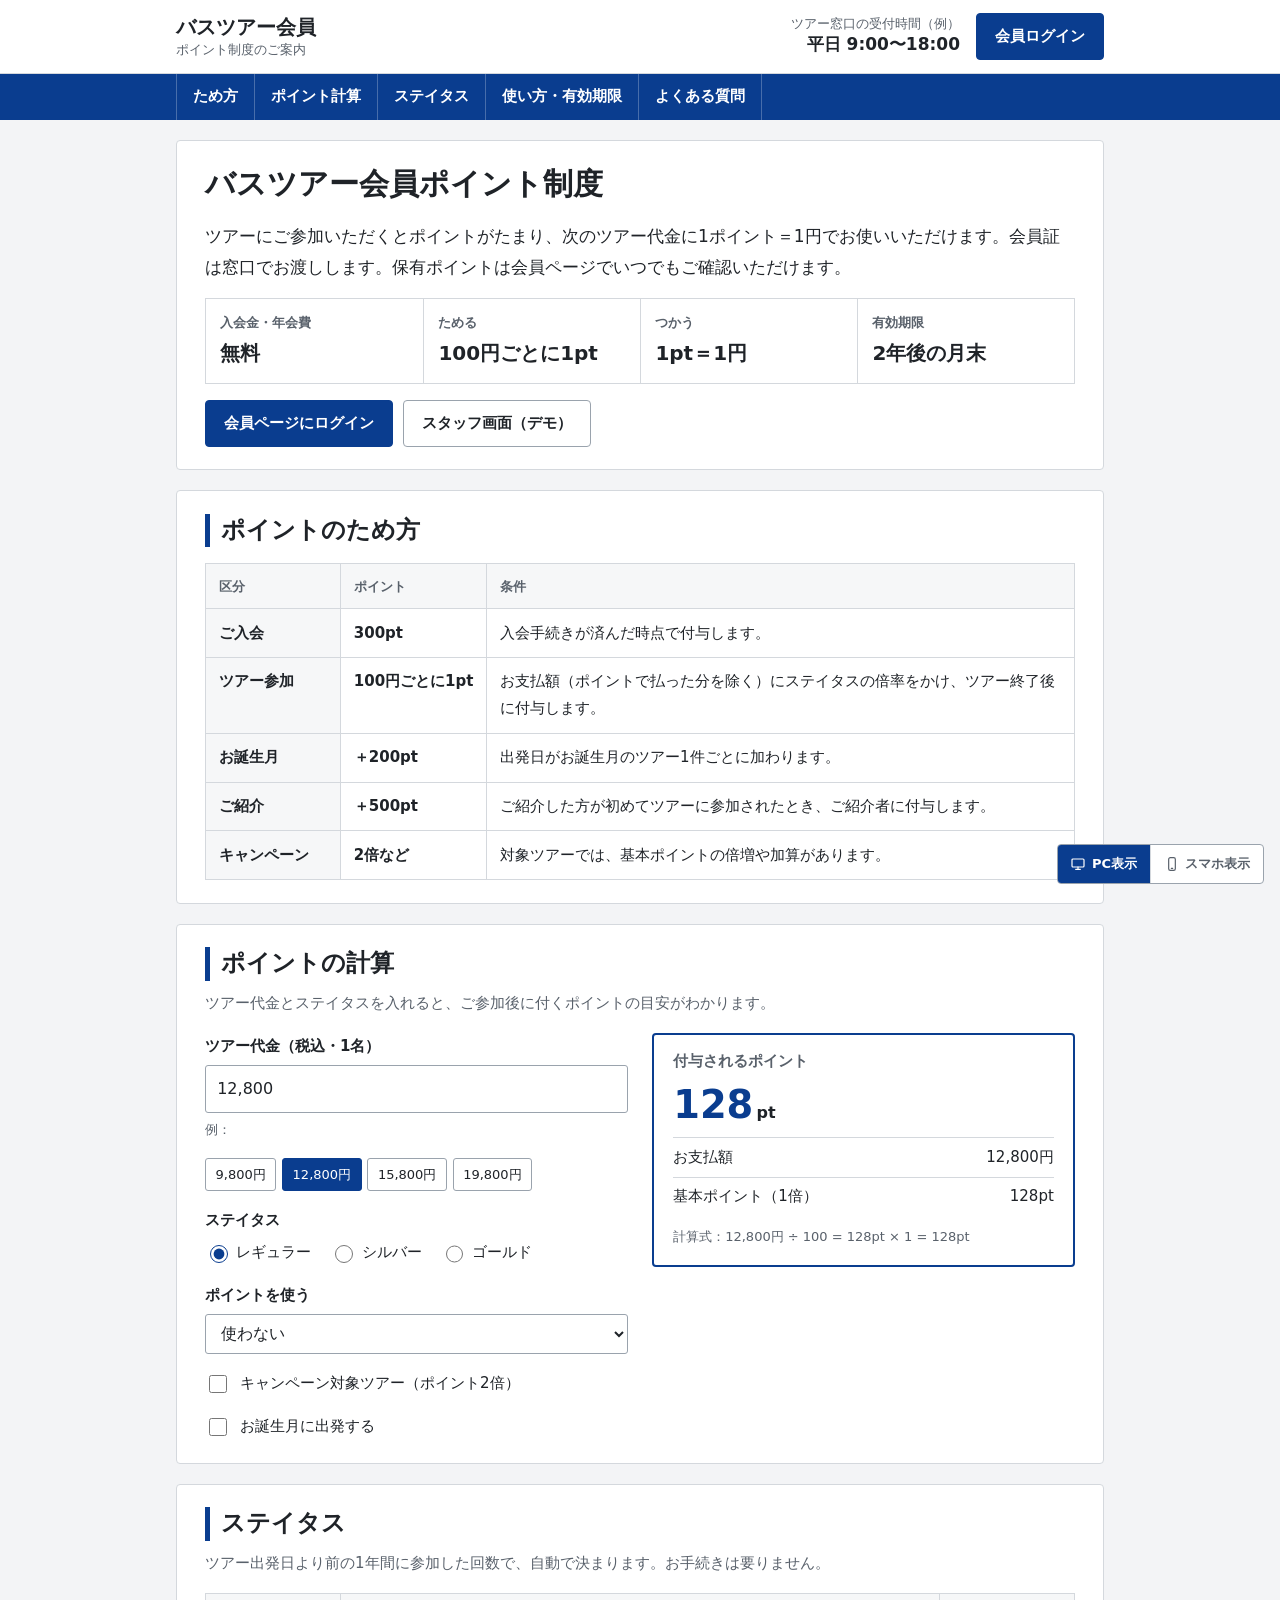
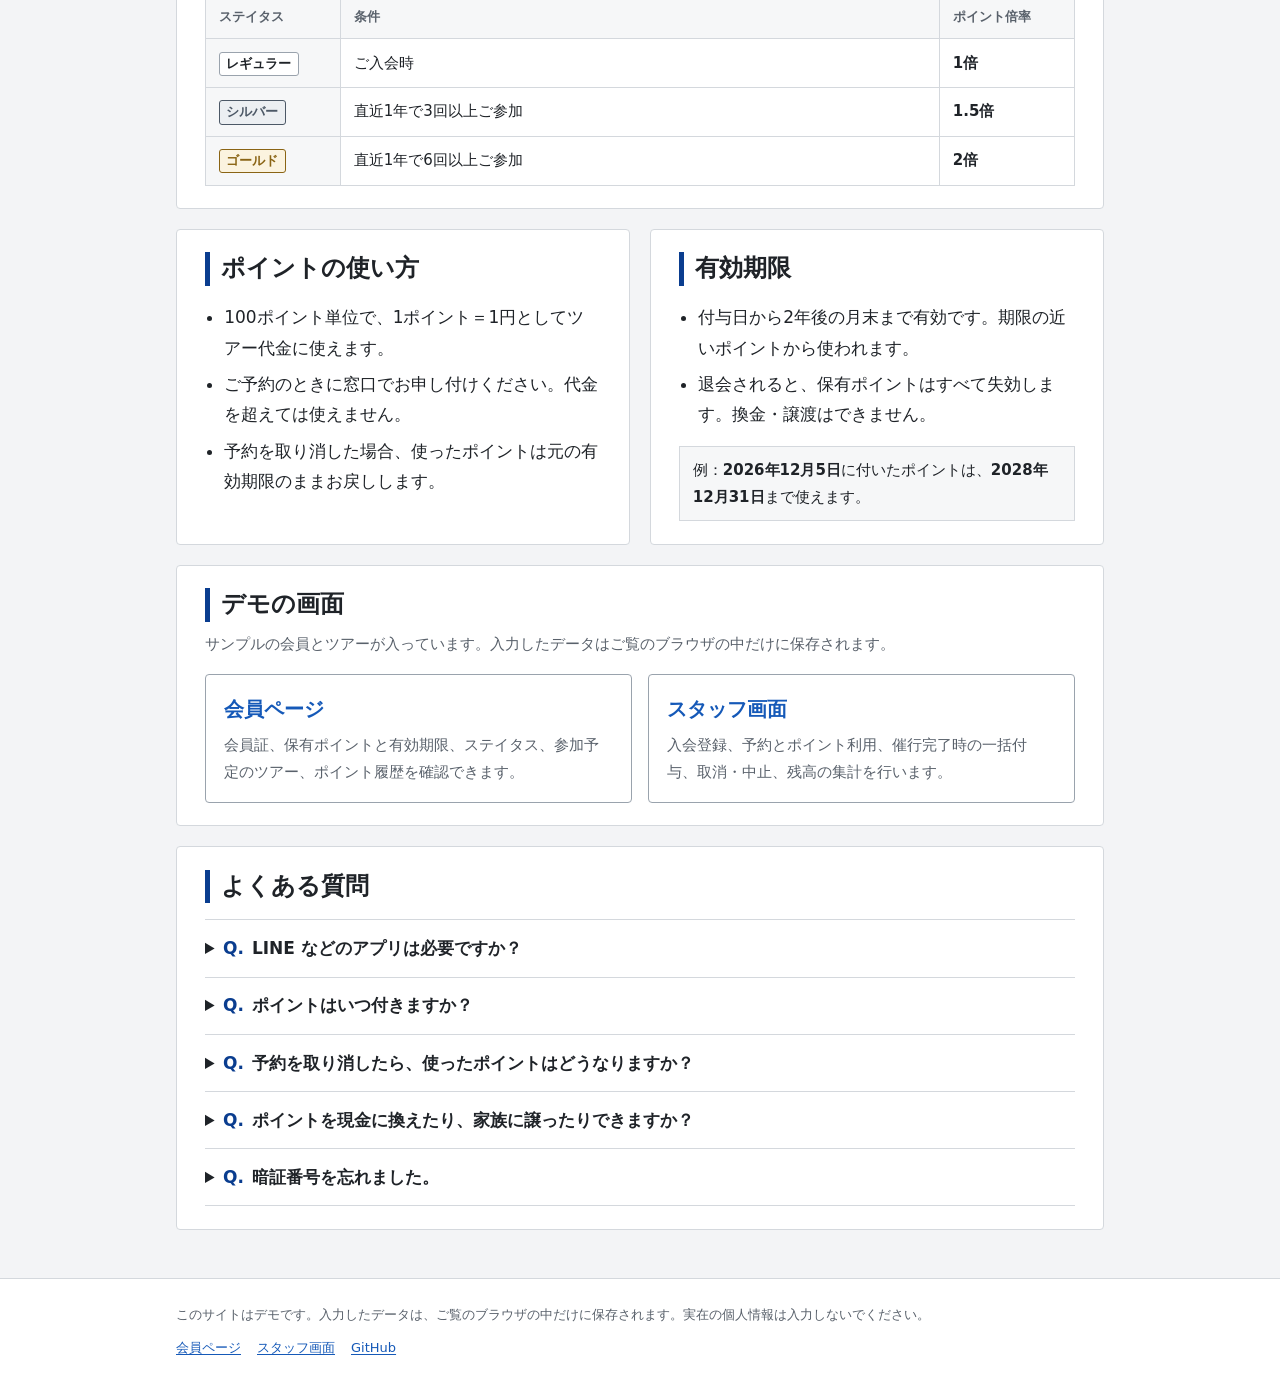
<file: site/index.html>
<!doctype html>
<html lang="ja">
<head>
<meta charset="utf-8">
<meta name="viewport" content="width=device-width,initial-scale=1,viewport-fit=cover">
<meta name="theme-color" content="#0a3d8f">
<meta name="description" content="ツアーに参加するとポイントがたまり、次のツアー代金に使えるバスツアーの会員制度。入会金・年会費は無料。">
<title>バスツアー会員ポイント制度のご案内</title>
<link rel="stylesheet" href="assets/ui.css">
<style>
/* Layout: 白いヘッダー → 緑のメニュー帯 → 本文（最大960px）。セクションは白い箱を縦に並べる */
.wrap{width:100%;max-width:960px;margin:0 auto;padding-inline:16px}
.site-head{background:var(--surface);border-bottom:1px solid var(--line)}
.site-head .wrap{display:flex;align-items:center;gap:1rem;padding-block:.8rem}
.logo{margin-right:auto;text-decoration:none;color:var(--ink);line-height:1.35}
.logo b{display:block;font-size:1.25rem}
.logo small{display:block;font-size:var(--t-xs);color:var(--ink-2)}
.site-head .tel{font-size:var(--t-xs);color:var(--ink-2);text-align:right;line-height:1.4}
.site-head .tel b{display:block;font-size:var(--t-md);color:var(--ink)}
.gnav{background:var(--bar)}
.gnav .wrap{display:flex;overflow-x:auto;scrollbar-width:none}
.gnav a{color:var(--on-bar);text-decoration:none;font-size:var(--t-sm);font-weight:700;padding:.6rem 1rem;white-space:nowrap;border-right:1px solid rgba(255,255,255,.25)}
.gnav a:first-child{border-left:1px solid rgba(255,255,255,.25)}
.gnav a:hover{background:var(--brand-dark)}
main.wrap{display:grid;gap:1.25rem;padding-block:1.25rem 3rem}
.box{background:var(--surface);border:1px solid var(--line);border-radius:var(--radius);padding:1.4rem clamp(1rem,3vw,1.75rem);display:grid;gap:1rem;min-width:0}
.box > p.muted{margin-top:-.4rem}
h1{font-size:var(--t-2xl)}
.summary{display:grid;grid-template-columns:repeat(4,1fr);border:1px solid var(--line);margin:0}
.summary div{padding:.75rem .9rem;border-left:1px solid var(--line)}
.summary div:first-child{border-left:0}
.summary dt{font-size:var(--t-xs);color:var(--ink-2);font-weight:700}
.summary dd{margin:0;font-size:var(--t-lg);font-weight:700}
.btns{display:flex;flex-wrap:wrap;gap:.6rem}

table.list{width:100%;border-collapse:collapse;font-size:var(--t-sm)}
table.list th,table.list td{border:1px solid var(--line);padding:.65rem .8rem;text-align:left;vertical-align:top}
table.list thead th{background:var(--surface-2);font-size:var(--t-xs);color:var(--ink-2)}
table.list tbody th{background:var(--surface-2);white-space:nowrap;width:9em}
table.list .v{white-space:nowrap;font-weight:700;width:9em}

/* 計算 */
.calc{display:grid;grid-template-columns:1fr 1fr;gap:1.5rem;align-items:start}
.calc > *{min-width:0}
.calc form{display:grid;gap:1rem}
.chips{display:flex;flex-wrap:wrap;gap:.35rem}
.chip{font:inherit;font-size:var(--t-xs);padding:.25rem .6rem;border-radius:var(--radius-sm);border:1px solid var(--line-strong);background:var(--surface);color:var(--ink);cursor:pointer}
.chip[aria-pressed="true"]{background:var(--brand);color:var(--on-brand);border-color:var(--brand)}
.radios{display:flex;flex-wrap:wrap;gap:.4rem 1.2rem;font-size:var(--t-sm)}
.radios label{display:flex;gap:.35rem;align-items:center;cursor:pointer}
.radios input{accent-color:var(--brand);width:1.1rem;height:1.1rem}
fieldset.field{border:0;padding:0;margin:0}
fieldset.field legend{font-size:var(--t-sm);font-weight:700;margin-bottom:.3rem;padding:0}
.result{border:2px solid var(--brand);border-radius:var(--radius);padding:1rem 1.2rem;display:grid;gap:.6rem}
.result h3{font-size:var(--t-sm);color:var(--ink-2)}
.result .total{font-size:2.4rem;font-weight:700;line-height:1.2;color:var(--accent)}
.result .total small{font-size:1rem;margin-left:.2rem;color:var(--ink)}
.result ul{list-style:none;margin:0;padding:0;font-size:var(--t-sm)}
.result li{display:flex;justify-content:space-between;gap:1rem;border-top:1px solid var(--line);padding:.35rem 0}
.result .formula{font-size:var(--t-xs);color:var(--ink-2);overflow-wrap:anywhere}

.pair{display:grid;grid-template-columns:1fr 1fr;gap:1.25rem}
.pair > .box{align-content:start}
ul.dots{margin:0;padding-left:1.2rem;display:grid;gap:.35rem}
.example{background:var(--surface-2);border:1px solid var(--line);padding:.6rem .8rem;font-size:var(--t-sm)}

.links2{display:grid;grid-template-columns:1fr 1fr;gap:1rem}
.linkbox{display:grid;gap:.3rem;border:1px solid var(--line-strong);border-radius:var(--radius);padding:1rem 1.1rem;text-decoration:none;color:inherit}
.linkbox:hover{border-color:var(--brand);background:var(--brand-soft)}
.linkbox b{color:var(--link);font-size:var(--t-lg)}
.linkbox span{font-size:var(--t-sm);color:var(--ink-2)}

.faq{display:grid;border-top:1px solid var(--line)}
.faq details{border-bottom:1px solid var(--line)}
.faq summary{cursor:pointer;padding:.8rem 0;font-weight:700}
.faq summary::before{content:"Q.";color:var(--brand);margin-right:.5rem}
.faq .a{padding:0 0 1rem 1.6rem;color:var(--ink-2)}

footer{background:var(--surface);border-top:1px solid var(--line);padding-block:1.5rem;font-size:var(--t-xs);color:var(--ink-2)}
footer .wrap{display:flex;flex-wrap:wrap;gap:.6rem 1.5rem;justify-content:space-between}
footer nav{display:flex;gap:1rem}

@media (max-width:760px){
  .summary{grid-template-columns:1fr 1fr}
  .summary div:nth-child(3){border-left:0}
  .summary div:nth-child(n+3){border-top:1px solid var(--line)}
  .calc,.pair,.links2{grid-template-columns:1fr}
  .site-head .tel{display:none}
  table.list tbody th,table.list .v{width:auto}
}
</style>
</head>
<body>

<header class="site-head">
  <div class="wrap">
    <a class="logo" href="./"><b>バスツアー会員</b><small>ポイント制度のご案内</small></a>
    <div class="tel">ツアー窓口の受付時間（例）<b>平日 9:00〜18:00</b></div>
    <a class="btn" href="member/">会員ログイン</a>
  </div>
</header>
<nav class="gnav" aria-label="ページ内">
  <div class="wrap"><a href="#earn">ため方</a><a href="#calc">ポイント計算</a><a href="#rank">ステイタス</a><a href="#use">使い方・有効期限</a><a href="#faq">よくある質問</a></div>
</nav>

<main class="wrap">
  <section class="box" aria-labelledby="intro-h">
    <h1 id="intro-h">バスツアー会員ポイント制度</h1>
    <p>ツアーにご参加いただくとポイントがたまり、次のツアー代金に1ポイント＝1円でお使いいただけます。会員証は窓口でお渡しします。保有ポイントは会員ページでいつでもご確認いただけます。</p>
    <dl class="summary">
      <div><dt>入会金・年会費</dt><dd>無料</dd></div>
      <div><dt>ためる</dt><dd>100円ごとに1pt</dd></div>
      <div><dt>つかう</dt><dd>1pt＝1円</dd></div>
      <div><dt>有効期限</dt><dd>2年後の月末</dd></div>
    </dl>
    <div class="btns"><a class="btn" href="member/">会員ページにログイン</a><a class="btn ghost" href="admin/">スタッフ画面（デモ）</a></div>
  </section>

  <section class="box" id="earn" aria-labelledby="earn-h">
    <h2 class="h-bar" id="earn-h">ポイントのため方</h2>
    <table class="list">
      <thead><tr><th>区分</th><th>ポイント</th><th>条件</th></tr></thead>
      <tbody>
        <tr><th>ご入会</th><td class="v num" data-rule="WELCOME_BONUS">300pt</td><td>入会手続きが済んだ時点で付与します。</td></tr>
        <tr><th>ツアー参加</th><td class="v num">100円ごとに1pt</td><td>お支払額（ポイントで払った分を除く）にステイタスの倍率をかけ、ツアー終了後に付与します。</td></tr>
        <tr><th>お誕生月</th><td class="v num" data-rule="BIRTHDAY_BONUS">＋200pt</td><td>出発日がお誕生月のツアー1件ごとに加わります。</td></tr>
        <tr><th>ご紹介</th><td class="v num" data-rule="REFERRAL_BONUS">＋500pt</td><td>ご紹介した方が初めてツアーに参加されたとき、ご紹介者に付与します。</td></tr>
        <tr><th>キャンペーン</th><td class="v num">2倍など</td><td>対象ツアーでは、基本ポイントの倍増や加算があります。</td></tr>
      </tbody>
    </table>
  </section>

  <section class="box" id="calc" aria-labelledby="calc-h">
    <h2 class="h-bar" id="calc-h">ポイントの計算</h2>
    <p class="muted small">ツアー代金とステイタスを入れると、ご参加後に付くポイントの目安がわかります。</p>
    <div class="calc">
      <form id="calc-form" autocomplete="off">
        <label class="field"><span>ツアー代金（税込・1名）</span>
          <input class="input num" id="c-price" name="price" inputmode="numeric" value="12,800" aria-describedby="c-price-help">
          <small id="c-price-help">例：</small></label>
        <div class="chips" id="price-chips">
          <button type="button" class="chip" data-price="9800">9,800円</button>
          <button type="button" class="chip" data-price="12800">12,800円</button>
          <button type="button" class="chip" data-price="15800">15,800円</button>
          <button type="button" class="chip" data-price="19800">19,800円</button>
        </div>
        <fieldset class="field"><legend>ステイタス</legend>
          <div class="radios">
            <label><input type="radio" name="rank" value="1" checked>レギュラー</label>
            <label><input type="radio" name="rank" value="1.5">シルバー</label>
            <label><input type="radio" name="rank" value="2">ゴールド</label>
          </div></fieldset>
        <label class="field"><span>ポイントを使う</span>
          <select class="input" id="c-use" name="use"><option value="0">使わない</option><option value="300">300pt</option><option value="500">500pt</option><option value="1000">1,000pt</option></select></label>
        <label class="check"><input type="checkbox" name="camp" id="c-camp"> キャンペーン対象ツアー（ポイント2倍）</label>
        <label class="check"><input type="checkbox" name="bday" id="c-bday"> お誕生月に出発する</label>
      </form>
      <div class="result" aria-live="polite">
        <h3>付与されるポイント</h3>
        <div class="total num" id="r-total">128<small>pt</small></div>
        <ul id="r-items"></ul>
        <div class="formula" id="r-formula"></div>
      </div>
    </div>
  </section>

  <section class="box" id="rank" aria-labelledby="rank-h">
    <h2 class="h-bar" id="rank-h">ステイタス</h2>
    <p class="muted small">ツアー出発日より前の1年間に参加した回数で、自動で決まります。お手続きは要りません。</p>
    <table class="list">
      <thead><tr><th>ステイタス</th><th>条件</th><th>ポイント倍率</th></tr></thead>
      <tbody>
        <tr><th><span class="badge rank-regular">レギュラー</span></th><td>ご入会時</td><td class="v">1倍</td></tr>
        <tr><th><span class="badge rank-silver">シルバー</span></th><td>直近1年で3回以上ご参加</td><td class="v">1.5倍</td></tr>
        <tr><th><span class="badge rank-gold">ゴールド</span></th><td>直近1年で6回以上ご参加</td><td class="v">2倍</td></tr>
      </tbody>
    </table>
  </section>

  <div class="pair" id="use">
    <section class="box" aria-labelledby="use-h">
      <h2 class="h-bar" id="use-h">ポイントの使い方</h2>
      <ul class="dots">
        <li>100ポイント単位で、1ポイント＝1円としてツアー代金に使えます。</li>
        <li>ご予約のときに窓口でお申し付けください。代金を超えては使えません。</li>
        <li>予約を取り消した場合、使ったポイントは元の有効期限のままお戻しします。</li>
      </ul>
    </section>
    <section class="box" aria-labelledby="exp-h">
      <h2 class="h-bar" id="exp-h">有効期限</h2>
      <ul class="dots">
        <li>付与日から2年後の月末まで有効です。期限の近いポイントから使われます。</li>
        <li>退会されると、保有ポイントはすべて失効します。換金・譲渡はできません。</li>
      </ul>
      <p class="example">例：<b id="v-from">2026年10月3日</b>に付いたポイントは、<b id="v-to">2028年10月31日</b>まで使えます。</p>
    </section>
  </div>

  <section class="box" id="apps" aria-labelledby="apps-h">
    <h2 class="h-bar" id="apps-h">デモの画面</h2>
    <p class="muted small">サンプルの会員とツアーが入っています。入力したデータはご覧のブラウザの中だけに保存されます。</p>
    <div class="links2">
      <a class="linkbox" href="member/"><b>会員ページ</b><span>会員証、保有ポイントと有効期限、ステイタス、参加予定のツアー、ポイント履歴を確認できます。</span></a>
      <a class="linkbox" href="admin/"><b>スタッフ画面</b><span>入会登録、予約とポイント利用、催行完了時の一括付与、取消・中止、残高の集計を行います。</span></a>
    </div>
  </section>

  <section class="box" id="faq" aria-labelledby="faq-h">
    <h2 class="h-bar" id="faq-h">よくある質問</h2>
    <div class="faq">
      <details><summary>LINE などのアプリは必要ですか？</summary><div class="a">必要ありません。外部のサービスは使わず、会員証とこの会員ページだけでご利用いただけます。</div></details>
      <details><summary>ポイントはいつ付きますか？</summary><div class="a">ツアーが終わったあと、スタッフが催行完了の処理をした時点で付与します。当日ご参加になれなかった場合、そのツアーのポイントは付きません。</div></details>
      <details><summary>予約を取り消したら、使ったポイントはどうなりますか？</summary><div class="a">元の有効期限のままお戻しします。ただし、戻した時点で有効期限を過ぎているポイントは失効します。</div></details>
      <details><summary>ポイントを現金に換えたり、家族に譲ったりできますか？</summary><div class="a">できません。ポイントはツアー代金のお支払いにだけお使いいただけます。</div></details>
      <details><summary>暗証番号を忘れました。</summary><div class="a">ツアー窓口で本人確認のうえ、再設定いたします。</div></details>
    </div>
  </section>
</main>

<footer>
  <div class="wrap">
    <p>このサイトはデモです。入力したデータは、ご覧のブラウザの中だけに保存されます。実在の個人情報は入力しないでください。</p>
    <nav aria-label="フッター"><a href="member/">会員ページ</a><a href="admin/">スタッフ画面</a><a href="https://github.com/AL1cE-FTW/earn-points">GitHub</a></nav>
  </div>
</footer>

<script src="points.js"></script>
<script>
"use strict";
// 有効期限の例（今日付与した場合）
const jp = s => { const [y,m,d] = s.split("-").map(Number); return `${y}年${m}月${d}日`; };
const t0 = localToday();
document.getElementById("v-from").textContent = jp(t0);
document.getElementById("v-to").textContent = jp(expiryDate(t0));

// 付与ポイントの計算（points.js の estimateEarn と同じ式）
const form = document.getElementById("calc-form");
const priceInput = document.getElementById("c-price");
const toNum = s => Number(String(s).replace(/[^\d]/g, "")) || 0;
function calc(){
  const price = toNum(priceInput.value);
  const fd = new FormData(form);
  const mult = Number(fd.get("rank")), camp = fd.get("camp") ? 2 : 1;
  const use = Math.min(Number(fd.get("use")), price - price % RULES.REDEEM_UNIT);
  const paid = Math.max(0, price - use);
  const base = Math.floor(paid / RULES.YEN_PER_POINT);
  const main = Math.floor(base * mult * camp + 1e-9);
  const bday = fd.get("bday") ? RULES.BIRTHDAY_BONUS : 0;
  const total = main + bday;
  document.getElementById("r-total").innerHTML = `${yen(total)}<small>pt</small>`;
  const rows = [["お支払額", `${yen(paid)}円`], [`基本ポイント（${mult}倍${camp > 1 ? "・キャンペーン2倍" : ""}）`, `${yen(main)}pt`]];
  if (bday) rows.push(["お誕生月", `+${yen(bday)}pt`]);
  if (use) rows.unshift(["ポイント利用", `−${yen(use)}円`]);
  document.getElementById("r-items").innerHTML = rows.map(([a,b]) => `<li><span>${a}</span><span class="num">${b}</span></li>`).join("");
  document.getElementById("r-formula").textContent =
    `計算式：${yen(paid)}円 ÷ ${RULES.YEN_PER_POINT} = ${base}pt × ${mult}${camp > 1 ? " × 2" : ""} = ${main}pt${bday ? ` ＋ ${bday}pt` : ""}`;
  document.querySelectorAll("#price-chips .chip").forEach(c => c.setAttribute("aria-pressed", String(Number(c.dataset.price) === price)));
}
form.addEventListener("input", calc);
form.addEventListener("submit", e => e.preventDefault());
priceInput.addEventListener("blur", () => { priceInput.value = yen(toNum(priceInput.value)); });
document.getElementById("price-chips").addEventListener("click", e => {
  const c = e.target.closest("[data-price]"); if (!c) return;
  priceInput.value = yen(Number(c.dataset.price)); calc();
});
calc();
</script>
<script src="assets/viewswitch.js"></script>
</body>
</html>
</file>
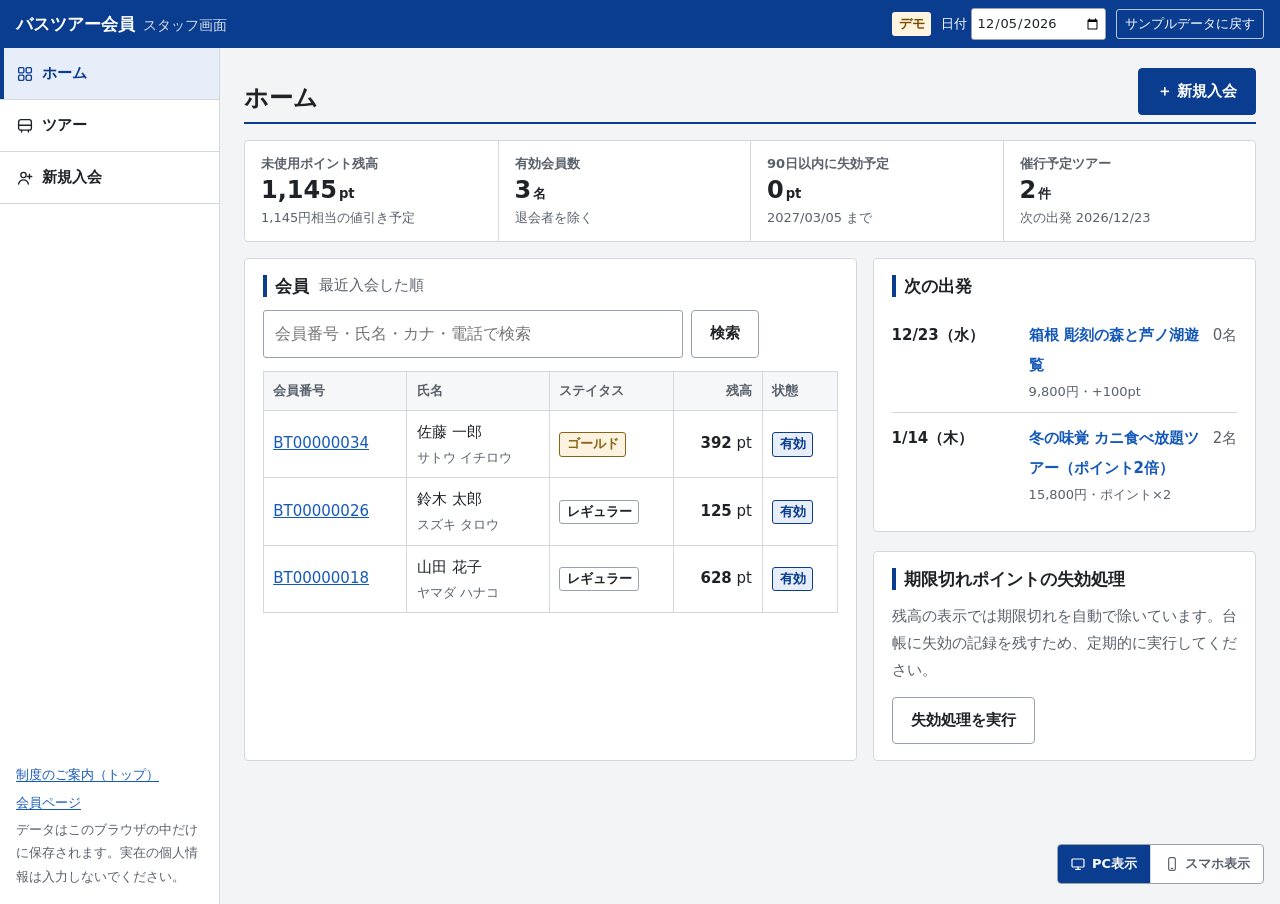
<file: site/admin/index.html>
<!doctype html>
<html lang="ja">
<head>
<meta charset="utf-8">
<meta name="viewport" content="width=device-width,initial-scale=1,viewport-fit=cover">
<meta name="theme-color" content="#0a3d8f">
<title>スタッフ画面｜バスツアー会員ポイント</title>
<link rel="stylesheet" href="../assets/ui.css">
<style>
/* Layout: 上に緑の帯（システム名とデモ操作）、PC は左に白いメニュー、右に作業領域。スマホはメニューを横並び */
.topbar{background:var(--bar);color:var(--on-bar);display:flex;flex-wrap:wrap;align-items:center;gap:.5rem 1rem;padding:.5rem 16px;padding-top:calc(.5rem + env(safe-area-inset-top,0px));position:sticky;top:0;z-index:20}
.topbar .brand{color:inherit;text-decoration:none;font-weight:700;margin-right:auto}
.topbar .brand small{font-weight:400;margin-left:.5rem;opacity:.85}
.demo{display:flex;flex-wrap:wrap;align-items:center;gap:.4rem .6rem;font-size:var(--t-xs)}
.demo b{background:var(--warn-bg);color:var(--warn-ink);padding:0 .4rem;border-radius:var(--radius-sm)}
.demo input{font:inherit;font-size:var(--t-xs);padding:.15rem .3rem;border:1px solid var(--line-strong);border-radius:var(--radius-sm);background:var(--surface);color:var(--ink)}
.demo button{font:inherit;font-size:var(--t-xs);padding:.15rem .5rem;border:1px solid rgba(255,255,255,.7);border-radius:var(--radius-sm);background:transparent;color:inherit;cursor:pointer}
.shell{display:grid;grid-template-columns:1fr;min-height:calc(100vh - 44px)}
.side{background:var(--surface);border-bottom:1px solid var(--line)}
.menu{display:flex;overflow-x:auto;scrollbar-width:none}
.menu button{font:inherit;font-size:var(--t-sm);font-weight:700;display:flex;align-items:center;gap:.5rem;padding:.65rem 1rem;border:0;border-right:1px solid var(--line);background:transparent;color:var(--ink);cursor:pointer;white-space:nowrap}
.menu button:hover{background:var(--surface-2)}
.menu button[aria-current="page"]{background:var(--brand-soft);color:var(--brand);box-shadow:inset 0 -3px 0 var(--brand)}
.menu svg{width:18px;height:18px;fill:none;stroke:currentColor;stroke-width:1.8;stroke-linecap:round;stroke-linejoin:round;flex:none}
.side .links{display:none}
.work{min-width:0;padding:1rem 16px 4rem;display:grid;gap:1rem;align-content:start;max-width:1200px;width:100%}
.head{display:flex;flex-wrap:wrap;align-items:flex-end;gap:.6rem 1rem;justify-content:space-between;border-bottom:2px solid var(--brand);padding-bottom:.4rem}
.head h1{font-size:var(--t-xl)}
.head .actions{display:flex;gap:.5rem;flex-wrap:wrap}
.back{font:inherit;font-size:var(--t-sm);color:var(--link);background:none;border:0;padding:0;cursor:pointer;text-decoration:underline}
.grid{display:grid;gap:1rem}
.grid > *{min-width:0}
.card{background:var(--surface);border:1px solid var(--line);border-radius:var(--radius);padding:1rem 1.1rem;display:grid;gap:.8rem;align-content:start;min-width:0}
.card h2{font-size:var(--t-md);display:flex;gap:.6rem;align-items:center;flex-wrap:wrap;border-left:4px solid var(--brand);padding-left:.55rem;line-height:1.3}
.card h2 .muted{font-weight:400;font-size:var(--t-sm)}
.kpis{display:grid;grid-template-columns:repeat(4,minmax(0,1fr));border:1px solid var(--line);background:var(--surface);border-radius:var(--radius)}
.kpi{padding:.7rem 1rem;display:grid;border-left:1px solid var(--line)}
.kpi:first-child{border-left:0}
.kpi span{font-size:var(--t-xs);color:var(--ink-2);font-weight:700}
.kpi b{font-size:1.5rem;line-height:1.3;font-variant-numeric:tabular-nums}
.kpi b small{font-size:.55em;margin-left:.15em}
.kpi em{font-style:normal;font-size:var(--t-xs);color:var(--ink-2)}
.kpi.warn b{color:var(--minus)}
.tablewrap{overflow-x:auto}
table.t{width:100%;border-collapse:collapse;font-size:var(--t-sm);min-width:560px}
table.t th{font-size:var(--t-xs);color:var(--ink-2);text-align:left;padding:.45rem .6rem;background:var(--surface-2);border:1px solid var(--line);white-space:nowrap}
table.t td{padding:.5rem .6rem;border:1px solid var(--line);vertical-align:middle}
table.t tbody tr:hover{background:var(--surface-2)}
table.t .r{text-align:right;font-variant-numeric:tabular-nums;white-space:nowrap}
table.t .nowrap{white-space:nowrap}
.linkish{font:inherit;color:var(--link);background:none;border:0;padding:0;cursor:pointer;text-decoration:underline;text-align:left}
.sub{display:block;font-size:var(--t-xs);color:var(--ink-2);font-weight:400}
.search{display:flex;gap:.5rem}
.search .input{max-width:420px}
.depart{display:grid}
.depart button{font:inherit;color:inherit;background:none;border:0;border-bottom:1px solid var(--line);padding:.55rem 0;display:grid;grid-template-columns:7.5em 1fr auto;gap:.6rem;align-items:baseline;text-align:left;cursor:pointer}
.depart button:last-child{border-bottom:0}
.depart button:hover .nm{text-decoration:underline}
.depart .d{font-size:var(--t-sm);font-weight:700;font-variant-numeric:tabular-nums}
.depart .nm{font-weight:700;font-size:var(--t-sm);color:var(--link)}
.form-grid{display:grid;grid-template-columns:repeat(2,minmax(0,1fr));gap:.9rem 1.2rem}
.form-grid .full{grid-column:1 / -1}
.form-actions{display:flex;gap:.6rem;align-items:center;flex-wrap:wrap}
.hint{font-size:var(--t-sm);padding:.55rem .8rem;border-radius:var(--radius-sm);background:var(--brand-soft);border:1px solid var(--brand)}
.hint.bad{background:var(--warn-bg);color:var(--warn-ink);border-color:var(--warn-line)}
.profile{display:grid;grid-template-columns:minmax(0,360px) 1fr;gap:1.4rem;align-items:start}
.bal{display:flex;align-items:baseline;gap:.3rem}
.bal b{font-size:2.2rem;line-height:1.2;color:var(--accent)}
.bal span{font-weight:700}
.lbl{font-size:var(--t-xs);color:var(--ink-2);font-weight:700}
dl.kv{display:grid;grid-template-columns:auto 1fr;gap:.4rem 1.2rem;margin:0;font-size:var(--t-sm)}
dl.kv dt{color:var(--ink-2)} dl.kv dd{margin:0;overflow-wrap:anywhere}
.facts-row{display:flex;flex-wrap:wrap;gap:.4rem 1.6rem;font-size:var(--t-sm);color:var(--ink-2)}
.facts-row b{color:var(--ink);font-variant-numeric:tabular-nums}
.danger-zone{border-color:var(--minus)}
.danger-zone h2{border-left-color:var(--minus)}

@media (min-width:960px){
  .shell{grid-template-columns:220px 1fr}
  .side{border-bottom:0;border-right:1px solid var(--line);display:flex;flex-direction:column;justify-content:space-between}
  .menu{flex-direction:column;overflow:visible}
  .menu button{border-right:0;border-bottom:1px solid var(--line);padding:.75rem 1rem}
  .menu button[aria-current="page"]{box-shadow:inset 4px 0 0 var(--brand)}
  .side .links{display:grid;gap:.25rem;font-size:var(--t-xs);padding:1rem}
  .work{padding:1.25rem 24px 4rem}
  .two{grid-template-columns:1.6fr 1fr}
  .two-even{grid-template-columns:1fr 1fr}
}
@media (max-width:959px){ .kpis{grid-template-columns:repeat(2,minmax(0,1fr))} .kpi:nth-child(3){border-left:0} .kpi:nth-child(n+3){border-top:1px solid var(--line)} .profile{grid-template-columns:1fr} }
@media (max-width:560px){ table.t.members{min-width:0} table.t.members :is(th,td):nth-child(3),table.t.members :is(th,td):nth-child(5){display:none} .form-grid{grid-template-columns:1fr} .search{flex-direction:column} }
</style>
</head>
<body>
<header class="topbar">
  <a class="brand" href="../">バスツアー会員<small>スタッフ画面</small></a>
  <div class="demo" aria-label="デモの操作"><b>デモ</b><label>日付 <input type="date" id="demo-date"></label><button type="button" data-act="reset">サンプルデータに戻す</button></div>
</header>
<div class="shell">
  <aside class="side">
    <nav class="menu" aria-label="スタッフメニュー" id="menu"></nav>
    <div class="links"><a href="../">制度のご案内（トップ）</a><a href="../member/">会員ページ</a><span class="muted">データはこのブラウザの中だけに保存されます。実在の個人情報は入力しないでください。</span></div>
  </aside>
  <main class="work" id="app"></main>
</div>

<script src="../points.js"></script>
<script>
"use strict";
const app = document.getElementById("app");
const ui = {view:"home", param:null, flash:null, query:"", check:"", confirm:null};
const OP = "デモ担当";
const ICON = {
  home:`<svg viewBox="0 0 24 24" aria-hidden="true"><rect x="3.5" y="3.5" width="7" height="7" rx="1.5"/><rect x="13.5" y="3.5" width="7" height="7" rx="1.5"/><rect x="3.5" y="13.5" width="7" height="7" rx="1.5"/><rect x="13.5" y="13.5" width="7" height="7" rx="1.5"/></svg>`,
  tours:`<svg viewBox="0 0 24 24" aria-hidden="true"><rect x="3.5" y="3.5" width="17" height="14" rx="3"/><path d="M3.5 11h17M7.5 17.5V20M16.5 17.5V20"/></svg>`,
  newMember:`<svg viewBox="0 0 24 24" aria-hidden="true"><circle cx="10" cy="8" r="3.5"/><path d="M3.5 20c.8-3.6 3.4-5.5 6.5-5.5s5.7 1.9 6.5 5.5M18 7v6M15 10h6"/></svg>`,
};
const MENU = [["home","ホーム"],["tours","ツアー"],["newMember","新規入会"]];
const WEEK = "日月火水木金土";
const slash = s => s.replace(/-/g, "/");

function go(view, param = null, flash = null){ Object.assign(ui, {view, param, flash, confirm:null}); render(); window.scrollTo(0,0); }
const badge = (cls, text) => `<span class="badge ${cls}">${esc(text)}</span>`;
const rankBadge = r => badge("rank-" + r.code, r.name);
const memberBtn = m => `<button type="button" class="linkish mono" data-go="member" data-arg="${m.member_no}">${m.member_no}</button>`;
const head = (title, actions = "", back = "") =>
  `${back ? `<div>${back}</div>` : ""}<div class="head"><h1>${esc(title)}</h1>${actions ? `<div class="actions">${actions}</div>` : ""}</div>`;
const dateBlock = d => { const [, mo, day] = d.split("-").map(Number); return `<span class="d">${mo}/${day}（${WEEK[parse(d).getUTCDay()]}）</span>`; };

function cancelBtn(b){
  if (b.status !== "booked") return "";
  const key = "cancel-" + b.id;
  return ui.confirm === key
    ? `<span class="nowrap"><button type="button" class="btn sm danger" data-act="cancel-booking" data-arg="${b.id}">取消を確定</button> <button type="button" class="btn sm ghost" data-act="confirm" data-arg="">やめる</button></span>`
    : `<button type="button" class="btn sm ghost" data-act="confirm" data-arg="${key}">取消</button>`;
}

function ticket(m, rank){
  return `<div class="ticket" role="img" aria-label="会員証 ${m.member_no}">
    <div class="t-head"><span>バスツアー会員証</span><span>${esc(rank.name)}</span></div>
    <div class="t-body"><div class="t-no">${m.member_no}</div><div class="t-name">${esc(m.name)} 様</div>
      <dl><div><dt>入会</dt><dd>${m.joined_on.slice(0,4)}年${Number(m.joined_on.slice(5,7))}月</dd></div><div><dt>ポイント倍率</dt><dd>${rank.multiplier}倍</dd></div></dl></div></div>`;
}

function historyTable(mid){
  const rows = db.txns.filter(t => t.member_id === mid).sort((a,b) => b.id - a.id);
  if (!rows.length) return `<p class="muted small">履歴はまだありません。</p>`;
  return `<div class="tablewrap"><table class="t"><thead><tr><th>日付</th><th>区分</th><th>内容</th><th>担当</th><th class="r">ポイント</th></tr></thead><tbody>${
    rows.map(r => {
      let reason = r.reason;
      const b = r.booking_id && db.bookings.find(b => b.id === r.booking_id);
      const tn = b && getTour(b.tour_id).name;
      if (tn && (r.kind === "earn" || r.kind === "bonus") && !reason.includes(tn)) reason += `／${tn}`;
      return `<tr><td class="nowrap num">${slash(r.created_on)}</td><td>${badge("plain", KIND[r.kind])}</td><td>${esc(reason)}</td><td class="muted nowrap">${esc(r.operator || "-")}</td><td class="r ${r.points > 0 ? "plus" : "minus"}"><b>${r.points > 0 ? "+" : "−"}${yen(Math.abs(r.points))}</b></td></tr>`;
    }).join("")}</tbody></table></div>`;
}

const views = {
  home(){
    const soon = addDays(today, 90);
    const active = db.members.filter(m => m.status === "active");
    const outstanding = db.lots.filter(l => l.expires_on >= today).reduce((a,l) => a + l.remaining, 0);
    const expiring = db.lots.filter(l => l.expires_on >= today && l.expires_on <= soon).reduce((a,l) => a + l.remaining, 0);
    const scheduled = db.tours.filter(t => t.status === "scheduled").sort((a,b) => a.depart_date < b.depart_date ? -1 : 1);
    const q = ui.query.trim();
    const list = (q ? db.members.filter(m => [m.member_no,m.name,m.kana,m.phone,m.email].some(v => (v || "").includes(q))) : db.members)
      .slice().sort((a,b) => b.id - a.id).slice(0, 50);
    return `${head("ホーム", `<button type="button" class="btn" data-go="newMember">＋ 新規入会</button>`)}
    ${flashHtml()}
    <div class="kpis">
      <div class="kpi"><span>未使用ポイント残高</span><b class="num">${yen(outstanding)}<small>pt</small></b><em>${yen(outstanding)}円相当の値引き予定</em></div>
      <div class="kpi"><span>有効会員数</span><b class="num">${yen(active.length)}<small>名</small></b><em>退会者を除く</em></div>
      <div class="kpi ${expiring ? "warn" : ""}"><span>90日以内に失効予定</span><b class="num">${yen(expiring)}<small>pt</small></b><em>${slash(soon)} まで</em></div>
      <div class="kpi"><span>催行予定ツアー</span><b class="num">${scheduled.length}<small>件</small></b><em>${scheduled[0] ? `次の出発 ${slash(scheduled[0].depart_date)}` : "予定なし"}</em></div>
    </div>
    <div class="grid two">
      <section class="card"><h2>会員 <span class="muted">${q ? `「${esc(q)}」の検索結果 ${list.length}件` : `最近入会した順`}</span></h2>
        <form data-form="search" class="search" role="search"><input class="input" id="q" name="q" value="${esc(ui.query)}" placeholder="会員番号・氏名・カナ・電話で検索" aria-label="会員を検索"><button class="btn ghost">検索</button></form>
        <div class="tablewrap"><table class="t members"><thead><tr><th>会員番号</th><th>氏名</th><th>ステイタス</th><th class="r">残高</th><th>状態</th></tr></thead><tbody>${
          list.map(m => `<tr><td>${memberBtn(m)}</td><td>${esc(m.name)}<span class="sub">${esc(m.kana)}</span></td><td>${rankBadge(rankFor(m.id, today))}</td><td class="r"><b>${yen(balance(m.id, today))}</b> pt</td><td>${m.status === "active" ? badge("st-booked","有効") : badge("st-cancelled","退会")}</td></tr>`).join("")
          || `<tr><td colspan="5" class="muted">該当する会員はいません</td></tr>`}</tbody></table></div>
      </section>
      <div class="grid" style="gap:1.2rem">
        <section class="card"><h2>次の出発</h2><div class="depart">${
          scheduled.slice(0, 4).map(t => { const n = db.bookings.filter(b => b.tour_id === t.id && b.status === "booked").length;
            return `<button type="button" data-go="tour" data-arg="${t.id}">${dateBlock(t.depart_date)}<span><span class="nm">${esc(t.name)}</span><span class="sub">${yen(t.price)}円${t.bonus_multiplier !== 1 ? `・ポイント×${t.bonus_multiplier}` : ""}${t.bonus_points ? `・+${t.bonus_points}pt` : ""}</span></span><span class="small muted nowrap">${n}名</span></button>`; }).join("")
          || `<p class="muted small">催行予定のツアーはありません。</p>`}</div></section>
        <section class="card"><h2>期限切れポイントの失効処理</h2><p class="small muted">残高の表示では期限切れを自動で除いています。台帳に失効の記録を残すため、定期的に実行してください。</p>
          <div><button type="button" class="btn ghost" data-act="expire">失効処理を実行</button></div></section>
      </div>
    </div>`;
  },

  member(){
    const m = getMember(ui.param);
    const rank = rankFor(m.id, today), bal = balance(m.id, today);
    const next = RULES.RANKS.find(r => r[2] > rank.tours);
    const sched = expiringSchedule(m.id, today);
    const ref = m.referrer_id ? memberById(m.referrer_id) : null;
    const bookings = db.bookings.filter(b => b.member_id === m.id).map(b => ({b, t:getTour(b.tour_id)}))
      .sort((x,y) => x.t.depart_date < y.t.depart_date ? 1 : -1);
    const tools = m.status !== "active" ? "" : `<div class="grid two-even">
      <section class="card"><h2>ポイント調整</h2><form data-form="adjust" class="form-grid">
        <label class="field"><span>ポイント</span><input class="input num" id="adj-points" name="points" inputmode="numeric" required placeholder="例: 200 / -100"><small>減らすときはマイナス</small></label>
        <label class="field"><span>理由</span><input class="input" id="adj-reason" name="reason" required placeholder="例: 付与漏れの訂正"><small>履歴に残ります</small></label>
        <div class="form-actions full"><button class="btn">調整する</button></div></form></section>
      <section class="card danger-zone"><h2>退会</h2><form data-form="withdraw" style="display:grid;gap:.8rem">
        <p class="small muted">退会すると保有ポイント ${yen(bal)}pt はすべて失効します。参加予定のツアーがある場合は先に取り消してください。</p>
        <label class="check"><input type="checkbox" name="confirm" id="wd-confirm"> 保有ポイントが失効することをお客様に説明済み</label>
        <div><button class="btn danger">退会処理</button></div></form></section></div>`;
    return `${head(m.name + " 様", "", `<button type="button" class="back" data-go="home">← ホームに戻る</button>`)}
    ${flashHtml()}
    <section class="card"><div class="profile">
      <div>${ticket(m, rank)}</div>
      <div class="grid" style="gap:1rem">
        <div style="display:flex;gap:.6rem;flex-wrap:wrap;align-items:center">${rankBadge(rank)}${m.status === "active" ? "" : badge("st-cancelled","退会済")}<span class="small muted">直近1年の参加 ${rank.tours}回${next ? `・あと${next[2] - rank.tours}回で${next[1]}` : "・最上位ステイタス"}</span></div>
        <div><div class="lbl">保有ポイント</div><div class="bal"><b class="num">${yen(bal)}</b><span>pt</span></div></div>
        <div class="facts-row">${sched.length ? sched.map(([d,p]) => `<span>${slash(d)} まで <b>${yen(p)}pt</b></span>`).join("") : `<span>有効なポイントはありません</span>`}</div>
      </div></div></section>
    <div class="grid two">
      <section class="card"><h2>ツアー</h2>${bookings.length ? `<div class="tablewrap"><table class="t"><thead><tr><th>出発日</th><th>ツアー</th><th class="r">代金</th><th class="r">利用pt</th><th>状態</th><th></th></tr></thead><tbody>${
        bookings.map(({b,t}) => `<tr><td class="nowrap num">${slash(t.depart_date)}</td><td><button type="button" class="linkish" data-go="tour" data-arg="${t.id}">${esc(t.name)}</button></td><td class="r">${yen(b.price)}</td><td class="r">${yen(b.points_used)}</td><td>${badge("st-"+b.status, BOOKING[b.status])}</td><td class="r">${cancelBtn(b)}</td></tr>`).join("")
      }</tbody></table></div>` : `<p class="muted small">ツアーの予約・参加はまだありません。</p>`}</section>
      <section class="card"><h2>登録情報</h2><dl class="kv">
        <dt>フリガナ</dt><dd>${esc(m.kana) || "-"}</dd><dt>電話</dt><dd>${esc(m.phone) || "-"}</dd><dt>メール</dt><dd>${esc(m.email) || "-"}</dd>
        <dt>生年月日</dt><dd>${m.birthdate ? slash(m.birthdate) : "-"}</dd><dt>入会日</dt><dd>${slash(m.joined_on)}</dd>
        ${ref ? `<dt>紹介者</dt><dd>${memberBtn(ref)} ${esc(ref.name)}</dd>` : ""}</dl></section>
    </div>
    <section class="card"><h2>ポイント履歴</h2>${historyTable(m.id)}</section>
    ${tools}`;
  },

  newMember(){
    return `${head("新規入会")}
    ${flashHtml()}
    <section class="card" style="max-width:860px"><form data-form="register" class="form-grid">
      <label class="field"><span>氏名（必須）</span><input class="input" id="r-name" name="name" required value="高橋 美咲"></label>
      <label class="field"><span>フリガナ</span><input class="input" id="r-kana" name="kana" value="タカハシ ミサキ"></label>
      <label class="field"><span>電話番号</span><input class="input" id="r-phone" name="phone" inputmode="tel" value="090-0000-1111"></label>
      <label class="field"><span>メールアドレス</span><input class="input" id="r-email" name="email" type="email"></label>
      <label class="field"><span>生年月日</span><input class="input" id="r-birth" name="birthdate" type="date" value="1962-${today.slice(5,7)}-08"><small>誕生月特典に使います</small></label>
      <label class="field"><span>紹介者の会員番号（任意）</span><input class="input mono" id="r-ref" name="referrer_no" placeholder="${db.members[0] ? db.members[0].member_no : "BT00000018"}"></label>
      <label class="field"><span>会員ページの暗証番号（必須）</span><input class="input" id="r-pin" name="pin" inputmode="numeric" required value="1111"><small>4〜8桁の数字。お客様に決めていただきます</small></label>
      <div class="field"><span>入会特典</span><p class="small muted" style="padding-top:.5rem">登録すると ${RULES.WELCOME_BONUS}pt が付き、会員番号が発行されます。</p></div>
      <div class="form-actions full"><button class="btn">入会登録</button><span class="small muted">入力欄にはサンプルの値が入っています</span></div>
    </form></section>`;
  },

  tours(){
    const rows = db.tours.slice().sort((a,b) => a.depart_date < b.depart_date ? 1 : -1).map(t => {
      const n = db.bookings.filter(b => b.tour_id === t.id && b.status !== "cancelled").length;
      const camp = [t.bonus_multiplier !== 1 ? `ポイント×${t.bonus_multiplier}` : "", t.bonus_points ? `+${t.bonus_points}pt` : ""].filter(Boolean).join("・");
      const st = t.status === "scheduled" ? "st-booked" : t.status === "completed" ? "st-completed" : "st-cancelled";
      return `<tr><td class="nowrap num">${slash(t.depart_date)}（${WEEK[parse(t.depart_date).getUTCDay()]}）</td><td><button type="button" class="linkish" data-go="tour" data-arg="${t.id}">${esc(t.name)}</button><span class="sub mono">${esc(t.code)}</span></td><td class="r">${yen(t.price)}円</td><td>${camp ? badge("rank-gold plain", camp) : `<span class="muted">-</span>`}</td><td class="r">${n}名</td><td>${badge(st, TOUR[t.status])}</td></tr>`;
    }).join("");
    return `${head("ツアー")}
    ${flashHtml()}
    <section class="card"><div class="tablewrap"><table class="t"><thead><tr><th>出発日</th><th>ツアー</th><th class="r">代金</th><th>キャンペーン</th><th class="r">人数</th><th>状態</th></tr></thead><tbody>${rows}</tbody></table></div></section>
    <section class="card"><h2>ツアーを登録する</h2><form data-form="tour" class="form-grid">
      <label class="field"><span>ツアーコード</span><input class="input mono" id="t-code" name="code" required value="2026-${String(db.seq.tour+1).padStart(2,"0")}-NEW"></label>
      <label class="field"><span>ツアー名</span><input class="input" id="t-name" name="name" required value="ぶどう狩りと甲府ワイナリー見学"></label>
      <label class="field"><span>出発日</span><input class="input" id="t-date" name="depart_date" type="date" required value="${addDays(today, 25)}"></label>
      <label class="field"><span>代金（税込・1名）</span><input class="input num" id="t-price" name="price" inputmode="numeric" required value="10800"></label>
      <label class="field"><span>キャンペーン倍率</span><input class="input num" id="t-mult" name="bonus_multiplier" value="1"><small>通常は 1。2 にするとポイント2倍</small></label>
      <label class="field"><span>キャンペーン加算ポイント</span><input class="input num" id="t-bonus" name="bonus_points" value="0" inputmode="numeric"><small>通常は 0</small></label>
      <div class="form-actions full"><button class="btn">登録する</button></div></form></section>`;
  },

  tour(){
    const t = getTour(ui.param), open = t.status === "scheduled";
    const bookings = db.bookings.filter(b => b.tour_id === t.id);
    const rows = bookings.map(b => {
      const m = memberById(b.member_id);
      let est = `<span class="muted">-</span>`;
      if (b.status === "booked"){ const e = estimateEarn(m, t, b.price - b.points_used); est = `<b class="plus">+${yen(e.items.reduce((a,[,p]) => a + p, 0))}</b> <span class="sub" style="display:inline">${e.rank.name}</span>`; }
      return `<tr><td>${memberBtn(m)}</td><td>${esc(m.name)}</td><td class="r">${yen(b.points_used)}</td><td class="r">${yen(b.price - b.points_used)}円</td><td class="r nowrap">${est}</td><td>${badge("st-"+b.status, BOOKING[b.status])}</td><td class="r">${open ? cancelBtn(b) : ""}</td></tr>`;
    }).join("");
    const camp = [t.bonus_multiplier !== 1 ? `ポイント×${t.bonus_multiplier}` : "", t.bonus_points ? `+${t.bonus_points}pt` : ""].filter(Boolean).join("・");
    let hint = "", checked = null;
    if (ui.check){
      try { checked = getMember(ui.check);
        hint = `<div class="hint"><b>${esc(checked.name)} 様</b>　残高 <b>${yen(balance(checked.id, today))}pt</b> ／ このツアーで使えるのは最大 <b>${yen(maxRedeemable(checked.id, t.price, today))}pt</b></div>`;
      } catch (e) { hint = `<div class="hint bad">${esc(e.message)}</div>`; }
    }
    const booked = bookings.filter(b => b.status === "booked");
    const sample = db.members.find(m => m.status === "active" && !bookings.some(b => b.member_id === m.id && b.status !== "cancelled"));
    const st = t.status === "scheduled" ? "st-booked" : t.status === "completed" ? "st-completed" : "st-cancelled";
    return `${head(t.name, "", `<button type="button" class="back" data-go="tours">← ツアー一覧に戻る</button>`)}
    ${flashHtml()}
    <section class="card"><div class="facts-row" style="font-size:var(--t-md)">
      <span>${badge(st, TOUR[t.status])}</span><span>出発日 <b>${slash(t.depart_date)}（${WEEK[parse(t.depart_date).getUTCDay()]}）</b></span><span>代金 <b>${yen(t.price)}円</b></span><span>コード <b class="mono">${esc(t.code)}</b></span>${camp ? `<span>キャンペーン <b>${camp}</b></span>` : ""}
    </div></section>
    <section class="card"><h2>予約者 <span class="muted">${bookings.filter(b => b.status !== "cancelled").length}名</span></h2>${rows ? `<div class="tablewrap"><table class="t"><thead><tr><th>会員番号</th><th>氏名</th><th class="r">利用pt</th><th class="r">支払額</th><th class="r">付与予定</th><th>状態</th><th></th></tr></thead><tbody>${rows}</tbody></table></div>` : `<p class="muted small">予約はまだありません。</p>`}</section>
    ${open ? `
    <div class="grid two-even">
      <section class="card"><h2>予約を登録する</h2>
        <form data-form="check" class="search"><input class="input mono" id="chk" name="member_no" value="${esc(ui.check)}" placeholder="会員番号（例: ${sample ? sample.member_no : "BT00000018"}）" aria-label="会員番号"><button class="btn ghost">残高を確認</button></form>
        ${hint}
        <form data-form="book" class="search"><input class="input num" id="bk-pts" name="points" value="0" inputmode="numeric" aria-label="利用ポイント" ${checked ? "" : "disabled"}><button class="btn" ${checked ? "" : "disabled"}>予約を登録</button></form>
        <p class="small muted">${checked ? `使うポイントを ${RULES.REDEEM_UNIT}pt 単位で入力してください（使わない場合は 0）。` : "先に会員番号を入れて「残高を確認」を押してください。"}</p>
      </section>
      <section class="card"><h2>催行完了・ポイント付与</h2><form data-form="complete" style="display:grid;gap:.6rem">
        ${booked.map(b => `<label class="check"><input type="checkbox" name="absent" value="${b.id}"> ${esc(memberById(b.member_id).name)} 様は当日不参加</label>`).join("") || `<p class="muted small">参加予定の方はいません。</p>`}
        <div><button class="btn" ${t.depart_date > today ? "disabled" : ""}>催行完了として付与</button></div></form>
        <p class="small muted">${t.depart_date > today ? `出発日（${slash(t.depart_date)}）以降に実行できます。画面上部の「デモ 日付」を出発日以降にすると試せます。` : "不参加の方には付与されず、使ったポイントも戻りません。"}</p></section>
    </div>
    <section class="card danger-zone"><h2>催行中止</h2><form data-form="cancel-tour" style="display:grid;gap:.8rem">
      <label class="check"><input type="checkbox" name="confirm" id="ct-confirm"> 全員の予約を取り消し、使ったポイントをお戻しする</label>
      <div><button class="btn danger">ツアーを中止する</button></div></form></section>` : ""}`;
  },
};

const flashHtml = () => ui.flash ? `<div class="toast ${ui.flash[0]}" role="status">${esc(ui.flash[1])}</div>` : "";

function render(){
  const cur = ui.view === "member" ? "home" : ui.view === "tour" ? "tours" : ui.view;
  document.getElementById("menu").innerHTML = MENU.map(([v,l]) => `<button type="button" data-go="${v}" ${cur === v ? 'aria-current="page"' : ""}>${ICON[v]}${l}</button>`).join("");
  document.getElementById("demo-date").value = today;
  let html = "";
  try { html += views[ui.view](); }
  catch (e) { if (!(e instanceof PointError)) throw e; html += `<div class="toast err">${esc(e.message)}</div>`; }
  app.innerHTML = html;
  ui.flash = null;
}

function run(fn){
  try { fn(); }
  catch (e) { if (!(e instanceof PointError)) throw e; ui.flash = ["err", e.message]; ui.confirm = null; render(); }
}
const num = v => { const s = String(v ?? "").replace(/[,，\s]/g, ""); return /^-?\d+(\.\d+)?$/.test(s) ? Number(s) : NaN; };
function setDate(v){
  if (!/^\d{4}-\d{2}-\d{2}$/.test(v)) return;
  today = v; save(); ui.flash = ["ok", `デモの日付を ${slash(today)} にしました`]; render();
}

document.addEventListener("click", e => {
  const g = e.target.closest("[data-go]");
  if (g){ if (g.dataset.go === "tour") ui.check = ""; return go(g.dataset.go, g.dataset.go === "tour" ? Number(g.dataset.arg) : g.dataset.arg || null); }
  const a = e.target.closest("[data-act]");
  if (!a) return;
  const act = a.dataset.act, arg = a.dataset.arg;
  run(() => {
    if (act === "confirm"){ ui.confirm = arg || null; render(); }
    else if (act === "cancel-booking"){ cancelBooking(Number(arg), today, OP); ui.confirm = null; ui.flash = ["ok","予約を取り消し、使ったポイントをお戻ししました"]; render(); }
    else if (act === "expire"){ const n = expirePoints(today); go("home", null, ["ok", `失効処理を実行しました（${yen(n)}pt 失効）`]); }
    else if (act === "reset"){ today = localToday(); seed(today); save(); ui.query = ""; ui.check = ""; go("home", null, ["ok","サンプルデータに戻しました"]); }
  });
});

document.addEventListener("change", e => {
  if (e.target.id === "demo-date") setDate(e.target.value);
});

document.addEventListener("submit", e => {
  const f = e.target.closest("form[data-form]");
  if (!f) return;
  e.preventDefault();
  const fd = new FormData(f), v = Object.fromEntries(fd);
  run(() => {
    switch (f.dataset.form){
      case "search": ui.query = v.q || ""; render(); break;
      case "register": { const m = registerMember(v, today, OP); go("member", m.member_no, ["ok", `入会登録しました。会員番号は ${m.member_no} です`]); break; }
      case "adjust": { const p = num(v.points); adjustPoints(ui.param, p, v.reason, today, OP); go("member", ui.param, ["ok", `${p > 0 ? "+" : ""}${yen(p)}pt 調整しました`]); break; }
      case "withdraw": if (!v.confirm) throw new PointError("確認のチェックを入れてください"); withdrawMember(ui.param, today, OP); go("member", ui.param, ["ok","退会処理を行いました"]); break;
      case "tour": { const t = createTour({...v, price:num(v.price), bonus_multiplier:num(v.bonus_multiplier || 1), bonus_points:num(v.bonus_points || 0)}); ui.check = ""; go("tour", t.id, ["ok","ツアーを登録しました"]); break; }
      case "check": ui.check = (v.member_no || "").trim(); render(); break;
      case "book": { const p = num(v.points || 0); bookTour(ui.check, ui.param, p, today, OP); ui.check = ""; go("tour", ui.param, ["ok","予約を登録しました"]); break; }
      case "complete": { const n = completeTour(ui.param, today, OP, fd.getAll("absent").map(Number)); go("tour", ui.param, ["ok", `催行完了として ${yen(n)}pt を付与しました`]); break; }
      case "cancel-tour": if (!v.confirm) throw new PointError("確認のチェックを入れてください"); cancelTour(ui.param, today, OP); go("tour", ui.param, ["ok","ツアーを中止し、使ったポイントをお戻ししました"]); break;
    }
  });
});

// 会員ページ（別タブ・スマホ表示の枠）での変更を反映する
window.addEventListener("storage", e => { if (e.key === STORE_KEY){ bootData(); render(); } });

bootData();
render();
</script>
<script src="../assets/viewswitch.js"></script>
</body>
</html>
</file>
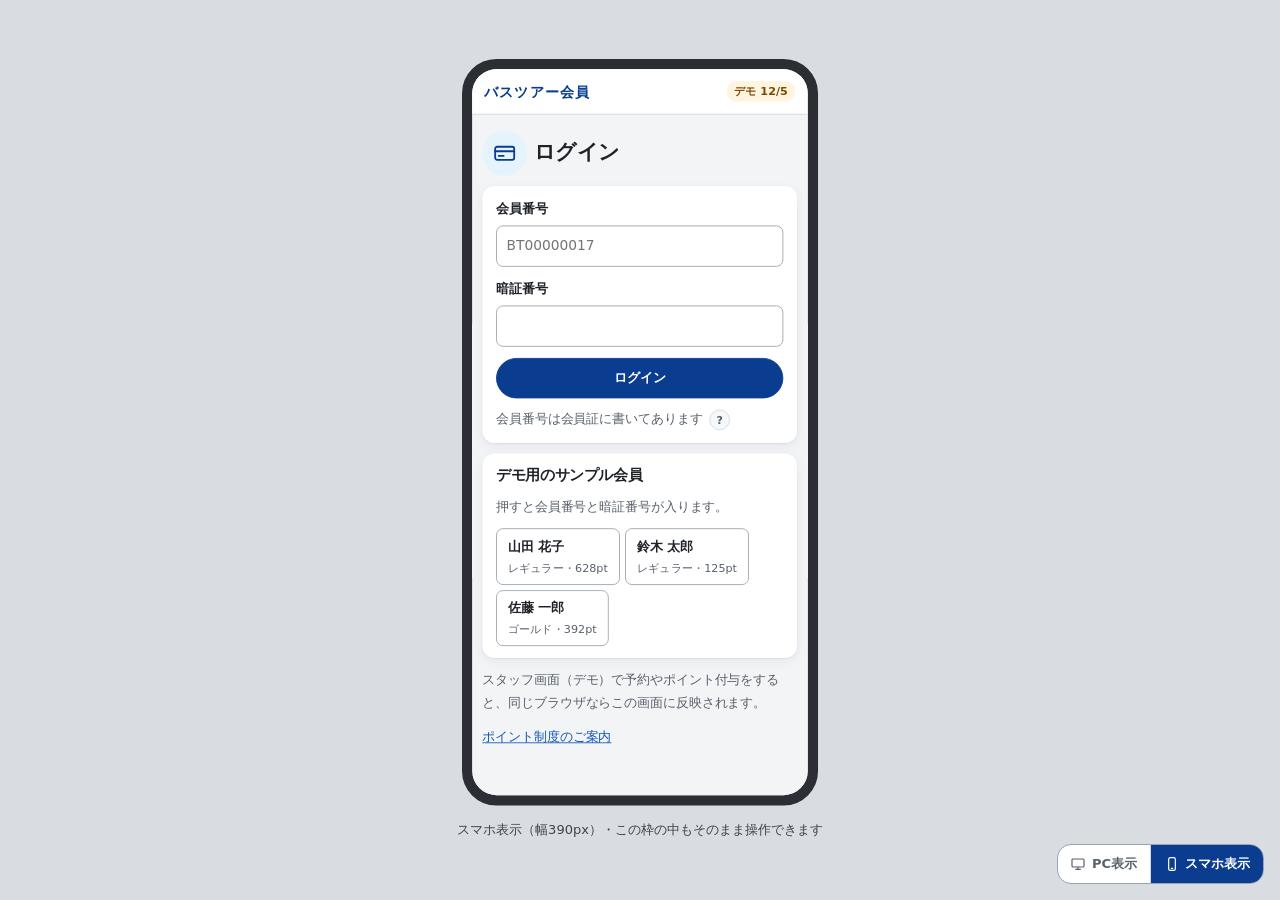
<file: site/member/index.html>
<!doctype html>
<html lang="ja">
<head>
<meta charset="utf-8">
<meta name="viewport" content="width=device-width,initial-scale=1,viewport-fit=cover">
<meta name="theme-color" content="#0a3d8f">
<title>バスツアー会員ページ（デモ）</title>
<link rel="stylesheet" href="../assets/ui.css">
<link rel="stylesheet" href="../assets/member-app.css">
</head>
<body>
<!-- 画面デモの会員画面。画面はサービス版の会員アプリと同じ member-app.js で作り、データはこのブラウザ内のデモデータを使う -->
<div id="root"><p class="loading">読み込んでいます…</p></div>
<script src="../points.js"></script>
<script src="../assets/member-demo.js" data-session="bt-points-member-v1" data-rules="../" data-links='[["スタッフ画面（デモ）","../admin/"]]'></script>
<script src="../assets/member-app.js"></script>
<script src="../assets/viewswitch.js" data-view="phone"></script>
</body>
</html>
</file>
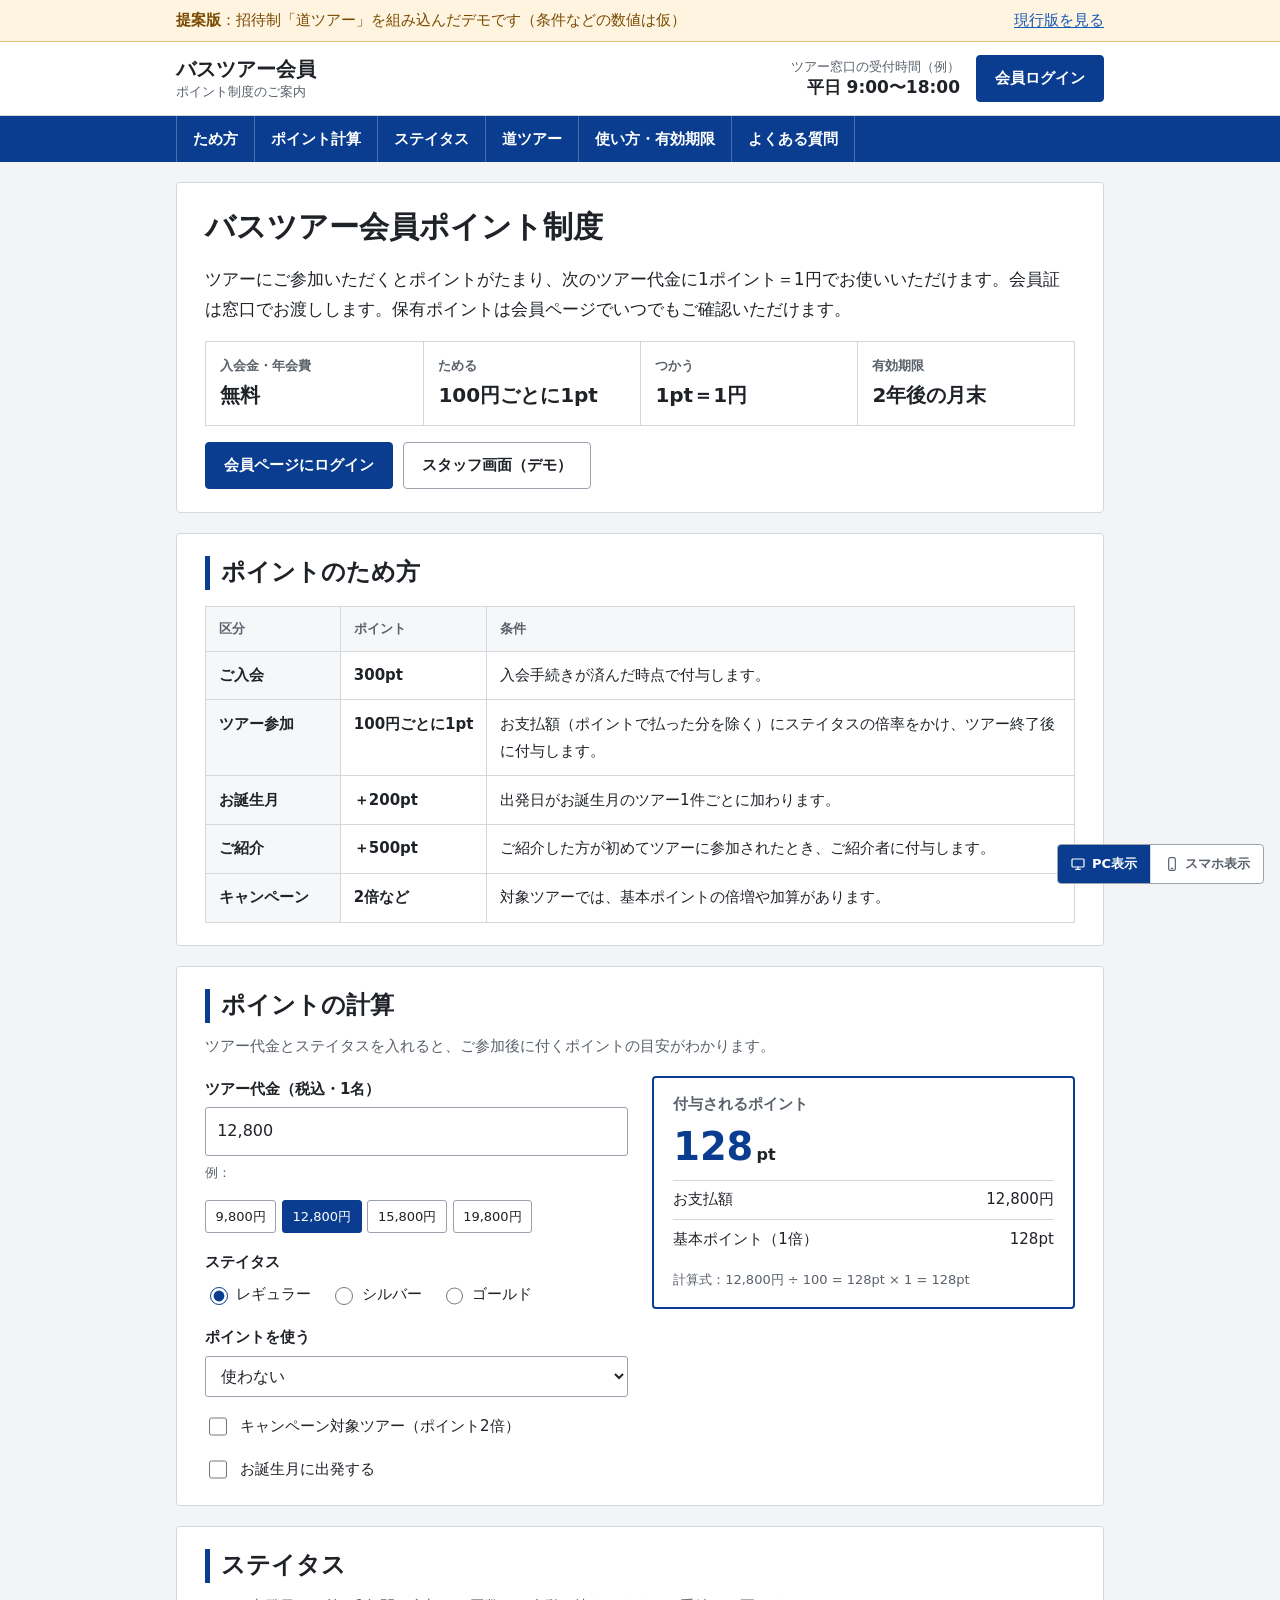
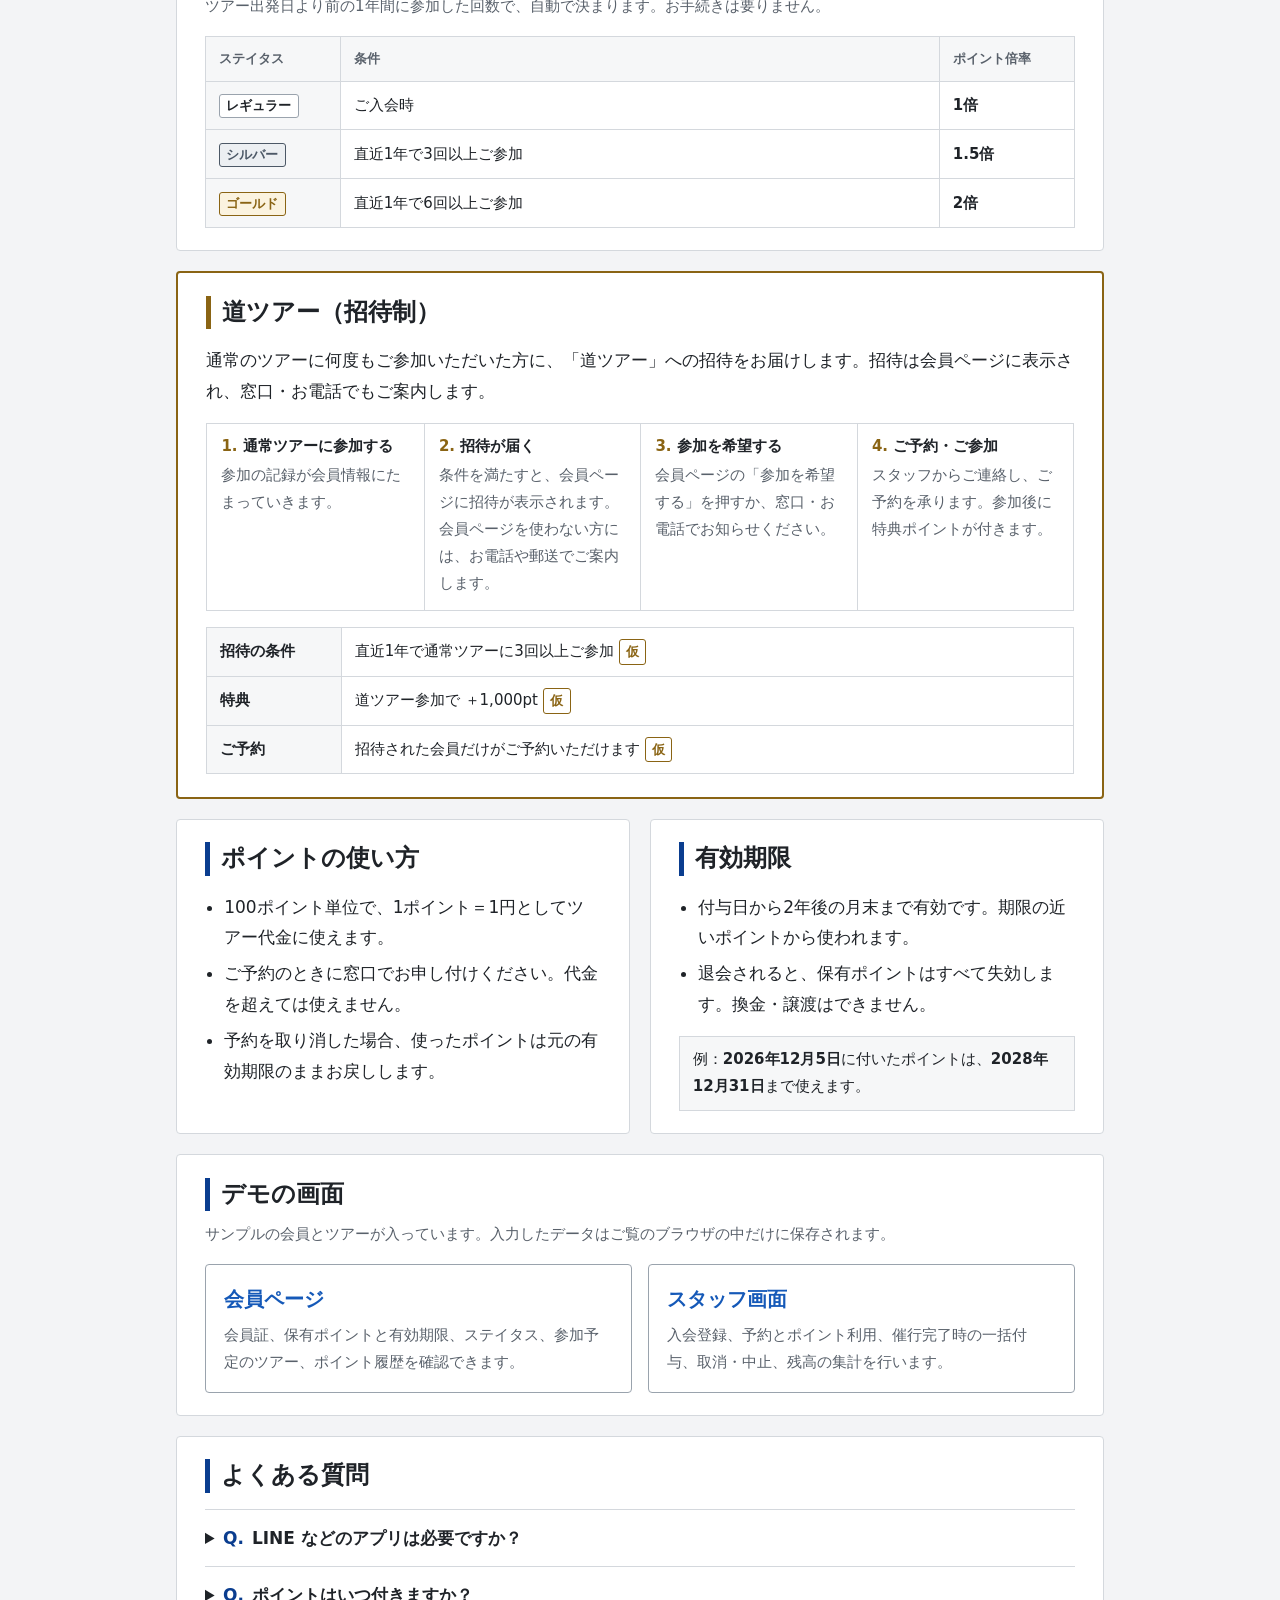
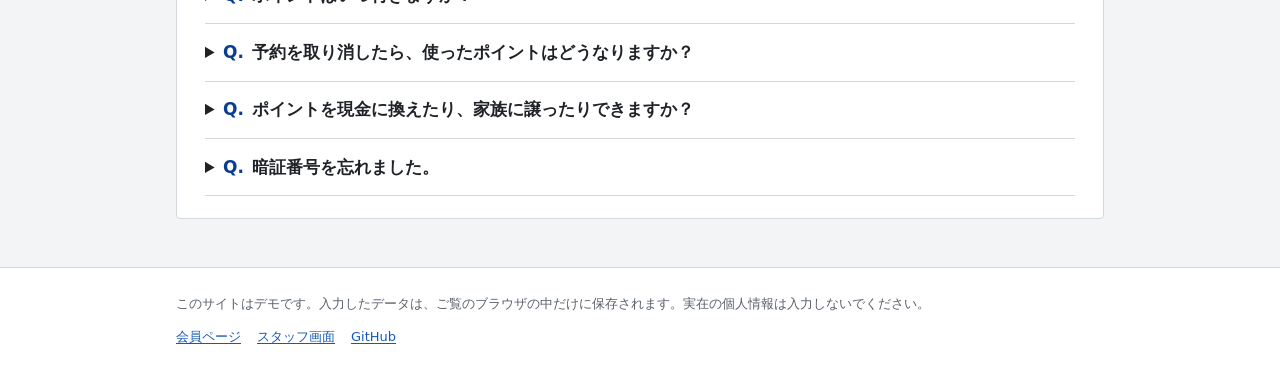
<file: site/michi/index.html>
<!doctype html>
<html lang="ja">
<head>
<meta charset="utf-8">
<meta name="viewport" content="width=device-width,initial-scale=1,viewport-fit=cover">
<meta name="theme-color" content="#0a3d8f">
<meta name="description" content="ツアーに参加するとポイントがたまり、次のツアー代金に使えるバスツアーの会員制度。入会金・年会費は無料。">
<title>道ツアー提案版｜バスツアー会員ポイント制度のご案内</title>
<link rel="stylesheet" href="../assets/ui.css">
<style>
/* Layout: 白いヘッダー → 緑のメニュー帯 → 本文（最大960px）。セクションは白い箱を縦に並べる */
.wrap{width:100%;max-width:960px;margin:0 auto;padding-inline:16px}
.site-head{background:var(--surface);border-bottom:1px solid var(--line)}
.site-head .wrap{display:flex;align-items:center;gap:1rem;padding-block:.8rem}
.logo{margin-right:auto;text-decoration:none;color:var(--ink);line-height:1.35}
.logo b{display:block;font-size:1.25rem}
.logo small{display:block;font-size:var(--t-xs);color:var(--ink-2)}
.site-head .tel{font-size:var(--t-xs);color:var(--ink-2);text-align:right;line-height:1.4}
.site-head .tel b{display:block;font-size:var(--t-md);color:var(--ink)}
.gnav{background:var(--bar)}
.gnav .wrap{display:flex;overflow-x:auto;scrollbar-width:none}
.gnav a{color:var(--on-bar);text-decoration:none;font-size:var(--t-sm);font-weight:700;padding:.6rem 1rem;white-space:nowrap;border-right:1px solid rgba(255,255,255,.25)}
.gnav a:first-child{border-left:1px solid rgba(255,255,255,.25)}
.gnav a:hover{background:var(--brand-dark)}
main.wrap{display:grid;gap:1.25rem;padding-block:1.25rem 3rem}
.box{background:var(--surface);border:1px solid var(--line);border-radius:var(--radius);padding:1.4rem clamp(1rem,3vw,1.75rem);display:grid;gap:1rem;min-width:0}
.box > p.muted{margin-top:-.4rem}
h1{font-size:var(--t-2xl)}
.summary{display:grid;grid-template-columns:repeat(4,1fr);border:1px solid var(--line);margin:0}
.summary div{padding:.75rem .9rem;border-left:1px solid var(--line)}
.summary div:first-child{border-left:0}
.summary dt{font-size:var(--t-xs);color:var(--ink-2);font-weight:700}
.summary dd{margin:0;font-size:var(--t-lg);font-weight:700}
.btns{display:flex;flex-wrap:wrap;gap:.6rem}

table.list{width:100%;border-collapse:collapse;font-size:var(--t-sm)}
table.list th,table.list td{border:1px solid var(--line);padding:.65rem .8rem;text-align:left;vertical-align:top}
table.list thead th{background:var(--surface-2);font-size:var(--t-xs);color:var(--ink-2)}
table.list tbody th{background:var(--surface-2);white-space:nowrap;width:9em}
table.list .v{white-space:nowrap;font-weight:700;width:9em}

/* 計算 */
.calc{display:grid;grid-template-columns:1fr 1fr;gap:1.5rem;align-items:start}
.calc > *{min-width:0}
.calc form{display:grid;gap:1rem}
.chips{display:flex;flex-wrap:wrap;gap:.35rem}
.chip{font:inherit;font-size:var(--t-xs);padding:.25rem .6rem;border-radius:var(--radius-sm);border:1px solid var(--line-strong);background:var(--surface);color:var(--ink);cursor:pointer}
.chip[aria-pressed="true"]{background:var(--brand);color:var(--on-brand);border-color:var(--brand)}
.radios{display:flex;flex-wrap:wrap;gap:.4rem 1.2rem;font-size:var(--t-sm)}
.radios label{display:flex;gap:.35rem;align-items:center;cursor:pointer}
.radios input{accent-color:var(--brand);width:1.1rem;height:1.1rem}
fieldset.field{border:0;padding:0;margin:0}
fieldset.field legend{font-size:var(--t-sm);font-weight:700;margin-bottom:.3rem;padding:0}
.result{border:2px solid var(--brand);border-radius:var(--radius);padding:1rem 1.2rem;display:grid;gap:.6rem}
.result h3{font-size:var(--t-sm);color:var(--ink-2)}
.result .total{font-size:2.4rem;font-weight:700;line-height:1.2;color:var(--accent)}
.result .total small{font-size:1rem;margin-left:.2rem;color:var(--ink)}
.result ul{list-style:none;margin:0;padding:0;font-size:var(--t-sm)}
.result li{display:flex;justify-content:space-between;gap:1rem;border-top:1px solid var(--line);padding:.35rem 0}
.result .formula{font-size:var(--t-xs);color:var(--ink-2);overflow-wrap:anywhere}

.pair{display:grid;grid-template-columns:1fr 1fr;gap:1.25rem}
.pair > .box{align-content:start}
ul.dots{margin:0;padding-left:1.2rem;display:grid;gap:.35rem}
.example{background:var(--surface-2);border:1px solid var(--line);padding:.6rem .8rem;font-size:var(--t-sm)}

.links2{display:grid;grid-template-columns:1fr 1fr;gap:1rem}
.linkbox{display:grid;gap:.3rem;border:1px solid var(--line-strong);border-radius:var(--radius);padding:1rem 1.1rem;text-decoration:none;color:inherit}
.linkbox:hover{border-color:var(--brand);background:var(--brand-soft)}
.linkbox b{color:var(--link);font-size:var(--t-lg)}
.linkbox span{font-size:var(--t-sm);color:var(--ink-2)}

.faq{display:grid;border-top:1px solid var(--line)}
.faq details{border-bottom:1px solid var(--line)}
.faq summary{cursor:pointer;padding:.8rem 0;font-weight:700}
.faq summary::before{content:"Q.";color:var(--brand);margin-right:.5rem}
.faq .a{padding:0 0 1rem 1.6rem;color:var(--ink-2)}

footer{background:var(--surface);border-top:1px solid var(--line);padding-block:1.5rem;font-size:var(--t-xs);color:var(--ink-2)}
footer .wrap{display:flex;flex-wrap:wrap;gap:.6rem 1.5rem;justify-content:space-between}
footer nav{display:flex;gap:1rem}

/* 提案版の帯と道ツアーのセクション */
.proposal{background:var(--warn-bg);border-bottom:1px solid var(--warn-line);color:var(--warn-ink);font-size:var(--t-sm);padding:.45rem 0}
.proposal .wrap{display:flex;flex-wrap:wrap;gap:.3rem 1rem;align-items:center;justify-content:space-between}
.michi{border:2px solid var(--gold)}
.michi .h-bar{border-left-color:var(--gold)}
.steps{list-style:none;margin:0;padding:0;display:grid;grid-template-columns:repeat(4,minmax(0,1fr));border:1px solid var(--line);counter-reset:step}
.steps li{counter-increment:step;padding:.8rem .9rem;border-left:1px solid var(--line);display:grid;gap:.3rem;align-content:start}
.steps li:first-child{border-left:0}
.steps h3{font-size:var(--t-sm)}
.steps h3::before{content:counter(step) ". ";color:var(--gold)}
.steps p{color:var(--ink-2);font-size:var(--t-sm)}
.tag-tentative{display:inline-block;font-size:var(--t-xs);font-weight:700;padding:0 .4rem;border:1px solid var(--gold);color:var(--gold);border-radius:var(--radius-sm);margin-left:.3rem}
@media (max-width:900px){.steps{grid-template-columns:1fr 1fr}.steps li:nth-child(3){border-left:0}.steps li:nth-child(n+3){border-top:1px solid var(--line)}}
@media (max-width:560px){.steps{grid-template-columns:1fr}.steps li{border-left:0}.steps li + li{border-top:1px solid var(--line)}}
@media (max-width:760px){
  .summary{grid-template-columns:1fr 1fr}
  .summary div:nth-child(3){border-left:0}
  .summary div:nth-child(n+3){border-top:1px solid var(--line)}
  .calc,.pair,.links2{grid-template-columns:1fr}
  .site-head .tel{display:none}
  table.list tbody th,table.list .v{width:auto}
}
</style>
</head>
<body>

<div class="proposal"><div class="wrap"><span><b>提案版</b>：招待制「道ツアー」を組み込んだデモです（条件などの数値は仮）</span><a href="../">現行版を見る</a></div></div>
<header class="site-head">
  <div class="wrap">
    <a class="logo" href="./"><b>バスツアー会員</b><small>ポイント制度のご案内</small></a>
    <div class="tel">ツアー窓口の受付時間（例）<b>平日 9:00〜18:00</b></div>
    <a class="btn" href="member/">会員ログイン</a>
  </div>
</header>
<nav class="gnav" aria-label="ページ内">
  <div class="wrap"><a href="#earn">ため方</a><a href="#calc">ポイント計算</a><a href="#rank">ステイタス</a><a href="#michi">道ツアー</a><a href="#use">使い方・有効期限</a><a href="#faq">よくある質問</a></div>
</nav>

<main class="wrap">
  <section class="box" aria-labelledby="intro-h">
    <h1 id="intro-h">バスツアー会員ポイント制度</h1>
    <p>ツアーにご参加いただくとポイントがたまり、次のツアー代金に1ポイント＝1円でお使いいただけます。会員証は窓口でお渡しします。保有ポイントは会員ページでいつでもご確認いただけます。</p>
    <dl class="summary">
      <div><dt>入会金・年会費</dt><dd>無料</dd></div>
      <div><dt>ためる</dt><dd>100円ごとに1pt</dd></div>
      <div><dt>つかう</dt><dd>1pt＝1円</dd></div>
      <div><dt>有効期限</dt><dd>2年後の月末</dd></div>
    </dl>
    <div class="btns"><a class="btn" href="member/">会員ページにログイン</a><a class="btn ghost" href="admin/">スタッフ画面（デモ）</a></div>
  </section>

  <section class="box" id="earn" aria-labelledby="earn-h">
    <h2 class="h-bar" id="earn-h">ポイントのため方</h2>
    <table class="list">
      <thead><tr><th>区分</th><th>ポイント</th><th>条件</th></tr></thead>
      <tbody>
        <tr><th>ご入会</th><td class="v num" data-rule="WELCOME_BONUS">300pt</td><td>入会手続きが済んだ時点で付与します。</td></tr>
        <tr><th>ツアー参加</th><td class="v num">100円ごとに1pt</td><td>お支払額（ポイントで払った分を除く）にステイタスの倍率をかけ、ツアー終了後に付与します。</td></tr>
        <tr><th>お誕生月</th><td class="v num" data-rule="BIRTHDAY_BONUS">＋200pt</td><td>出発日がお誕生月のツアー1件ごとに加わります。</td></tr>
        <tr><th>ご紹介</th><td class="v num" data-rule="REFERRAL_BONUS">＋500pt</td><td>ご紹介した方が初めてツアーに参加されたとき、ご紹介者に付与します。</td></tr>
        <tr><th>キャンペーン</th><td class="v num">2倍など</td><td>対象ツアーでは、基本ポイントの倍増や加算があります。</td></tr>
      </tbody>
    </table>
  </section>

  <section class="box" id="calc" aria-labelledby="calc-h">
    <h2 class="h-bar" id="calc-h">ポイントの計算</h2>
    <p class="muted small">ツアー代金とステイタスを入れると、ご参加後に付くポイントの目安がわかります。</p>
    <div class="calc">
      <form id="calc-form" autocomplete="off">
        <label class="field"><span>ツアー代金（税込・1名）</span>
          <input class="input num" id="c-price" name="price" inputmode="numeric" value="12,800" aria-describedby="c-price-help">
          <small id="c-price-help">例：</small></label>
        <div class="chips" id="price-chips">
          <button type="button" class="chip" data-price="9800">9,800円</button>
          <button type="button" class="chip" data-price="12800">12,800円</button>
          <button type="button" class="chip" data-price="15800">15,800円</button>
          <button type="button" class="chip" data-price="19800">19,800円</button>
        </div>
        <fieldset class="field"><legend>ステイタス</legend>
          <div class="radios">
            <label><input type="radio" name="rank" value="1" checked>レギュラー</label>
            <label><input type="radio" name="rank" value="1.5">シルバー</label>
            <label><input type="radio" name="rank" value="2">ゴールド</label>
          </div></fieldset>
        <label class="field"><span>ポイントを使う</span>
          <select class="input" id="c-use" name="use"><option value="0">使わない</option><option value="300">300pt</option><option value="500">500pt</option><option value="1000">1,000pt</option></select></label>
        <label class="check"><input type="checkbox" name="camp" id="c-camp"> キャンペーン対象ツアー（ポイント2倍）</label>
        <label class="check"><input type="checkbox" name="bday" id="c-bday"> お誕生月に出発する</label>
      </form>
      <div class="result" aria-live="polite">
        <h3>付与されるポイント</h3>
        <div class="total num" id="r-total">128<small>pt</small></div>
        <ul id="r-items"></ul>
        <div class="formula" id="r-formula"></div>
      </div>
    </div>
  </section>

  <section class="box" id="rank" aria-labelledby="rank-h">
    <h2 class="h-bar" id="rank-h">ステイタス</h2>
    <p class="muted small">ツアー出発日より前の1年間に参加した回数で、自動で決まります。お手続きは要りません。</p>
    <table class="list">
      <thead><tr><th>ステイタス</th><th>条件</th><th>ポイント倍率</th></tr></thead>
      <tbody>
        <tr><th><span class="badge rank-regular">レギュラー</span></th><td>ご入会時</td><td class="v">1倍</td></tr>
        <tr><th><span class="badge rank-silver">シルバー</span></th><td>直近1年で3回以上ご参加</td><td class="v">1.5倍</td></tr>
        <tr><th><span class="badge rank-gold">ゴールド</span></th><td>直近1年で6回以上ご参加</td><td class="v">2倍</td></tr>
      </tbody>
    </table>
  </section>

  <section class="box michi" id="michi" aria-labelledby="michi-h">
    <h2 class="h-bar" id="michi-h">道ツアー（招待制）</h2>
    <p>通常のツアーに何度もご参加いただいた方に、「道ツアー」への招待をお届けします。招待は会員ページに表示され、窓口・お電話でもご案内します。</p>
    <ol class="steps">
      <li><h3>通常ツアーに参加する</h3><p>参加の記録が会員情報にたまっていきます。</p></li>
      <li><h3>招待が届く</h3><p>条件を満たすと、会員ページに招待が表示されます。会員ページを使わない方には、お電話や郵送でご案内します。</p></li>
      <li><h3>参加を希望する</h3><p>会員ページの「参加を希望する」を押すか、窓口・お電話でお知らせください。</p></li>
      <li><h3>ご予約・ご参加</h3><p>スタッフからご連絡し、ご予約を承ります。参加後に特典ポイントが付きます。</p></li>
    </ol>
    <table class="list">
      <tbody>
        <tr><th>招待の条件</th><td>直近1年で通常ツアーに3回以上ご参加<span class="tag-tentative">仮</span></td></tr>
        <tr><th>特典</th><td>道ツアー参加で ＋1,000pt<span class="tag-tentative">仮</span></td></tr>
        <tr><th>ご予約</th><td>招待された会員だけがご予約いただけます<span class="tag-tentative">仮</span></td></tr>
      </tbody>
    </table>
  </section>

  <div class="pair" id="use">
    <section class="box" aria-labelledby="use-h">
      <h2 class="h-bar" id="use-h">ポイントの使い方</h2>
      <ul class="dots">
        <li>100ポイント単位で、1ポイント＝1円としてツアー代金に使えます。</li>
        <li>ご予約のときに窓口でお申し付けください。代金を超えては使えません。</li>
        <li>予約を取り消した場合、使ったポイントは元の有効期限のままお戻しします。</li>
      </ul>
    </section>
    <section class="box" aria-labelledby="exp-h">
      <h2 class="h-bar" id="exp-h">有効期限</h2>
      <ul class="dots">
        <li>付与日から2年後の月末まで有効です。期限の近いポイントから使われます。</li>
        <li>退会されると、保有ポイントはすべて失効します。換金・譲渡はできません。</li>
      </ul>
      <p class="example">例：<b id="v-from">2026年10月3日</b>に付いたポイントは、<b id="v-to">2028年10月31日</b>まで使えます。</p>
    </section>
  </div>

  <section class="box" id="apps" aria-labelledby="apps-h">
    <h2 class="h-bar" id="apps-h">デモの画面</h2>
    <p class="muted small">サンプルの会員とツアーが入っています。入力したデータはご覧のブラウザの中だけに保存されます。</p>
    <div class="links2">
      <a class="linkbox" href="member/"><b>会員ページ</b><span>会員証、保有ポイントと有効期限、ステイタス、参加予定のツアー、ポイント履歴を確認できます。</span></a>
      <a class="linkbox" href="admin/"><b>スタッフ画面</b><span>入会登録、予約とポイント利用、催行完了時の一括付与、取消・中止、残高の集計を行います。</span></a>
    </div>
  </section>

  <section class="box" id="faq" aria-labelledby="faq-h">
    <h2 class="h-bar" id="faq-h">よくある質問</h2>
    <div class="faq">
      <details><summary>LINE などのアプリは必要ですか？</summary><div class="a">必要ありません。外部のサービスは使わず、会員証とこの会員ページだけでご利用いただけます。</div></details>
      <details><summary>ポイントはいつ付きますか？</summary><div class="a">ツアーが終わったあと、スタッフが催行完了の処理をした時点で付与します。当日ご参加になれなかった場合、そのツアーのポイントは付きません。</div></details>
      <details><summary>予約を取り消したら、使ったポイントはどうなりますか？</summary><div class="a">元の有効期限のままお戻しします。ただし、戻した時点で有効期限を過ぎているポイントは失効します。</div></details>
      <details><summary>ポイントを現金に換えたり、家族に譲ったりできますか？</summary><div class="a">できません。ポイントはツアー代金のお支払いにだけお使いいただけます。</div></details>
      <details><summary>暗証番号を忘れました。</summary><div class="a">ツアー窓口で本人確認のうえ、再設定いたします。</div></details>
    </div>
  </section>
</main>

<footer>
  <div class="wrap">
    <p>このサイトはデモです。入力したデータは、ご覧のブラウザの中だけに保存されます。実在の個人情報は入力しないでください。</p>
    <nav aria-label="フッター"><a href="member/">会員ページ</a><a href="admin/">スタッフ画面</a><a href="https://github.com/AL1cE-FTW/earn-points">GitHub</a></nav>
  </div>
</footer>

<script src="../points.js"></script>
<script src="michi.js"></script>
<script>
"use strict";
// 有効期限の例（今日付与した場合）
const jp = s => { const [y,m,d] = s.split("-").map(Number); return `${y}年${m}月${d}日`; };
const t0 = localToday();
document.getElementById("v-from").textContent = jp(t0);
document.getElementById("v-to").textContent = jp(expiryDate(t0));

// 付与ポイントの計算（points.js の estimateEarn と同じ式）
const form = document.getElementById("calc-form");
const priceInput = document.getElementById("c-price");
const toNum = s => Number(String(s).replace(/[^\d]/g, "")) || 0;
function calc(){
  const price = toNum(priceInput.value);
  const fd = new FormData(form);
  const mult = Number(fd.get("rank")), camp = fd.get("camp") ? 2 : 1;
  const use = Math.min(Number(fd.get("use")), price - price % RULES.REDEEM_UNIT);
  const paid = Math.max(0, price - use);
  const base = Math.floor(paid / RULES.YEN_PER_POINT);
  const main = Math.floor(base * mult * camp + 1e-9);
  const bday = fd.get("bday") ? RULES.BIRTHDAY_BONUS : 0;
  const total = main + bday;
  document.getElementById("r-total").innerHTML = `${yen(total)}<small>pt</small>`;
  const rows = [["お支払額", `${yen(paid)}円`], [`基本ポイント（${mult}倍${camp > 1 ? "・キャンペーン2倍" : ""}）`, `${yen(main)}pt`]];
  if (bday) rows.push(["お誕生月", `+${yen(bday)}pt`]);
  if (use) rows.unshift(["ポイント利用", `−${yen(use)}円`]);
  document.getElementById("r-items").innerHTML = rows.map(([a,b]) => `<li><span>${a}</span><span class="num">${b}</span></li>`).join("");
  document.getElementById("r-formula").textContent =
    `計算式：${yen(paid)}円 ÷ ${RULES.YEN_PER_POINT} = ${base}pt × ${mult}${camp > 1 ? " × 2" : ""} = ${main}pt${bday ? ` ＋ ${bday}pt` : ""}`;
  document.querySelectorAll("#price-chips .chip").forEach(c => c.setAttribute("aria-pressed", String(Number(c.dataset.price) === price)));
}
form.addEventListener("input", calc);
form.addEventListener("submit", e => e.preventDefault());
priceInput.addEventListener("blur", () => { priceInput.value = yen(toNum(priceInput.value)); });
document.getElementById("price-chips").addEventListener("click", e => {
  const c = e.target.closest("[data-price]"); if (!c) return;
  priceInput.value = yen(Number(c.dataset.price)); calc();
});
calc();
</script>
<script src="../assets/viewswitch.js"></script>
</body>
</html>
</file>
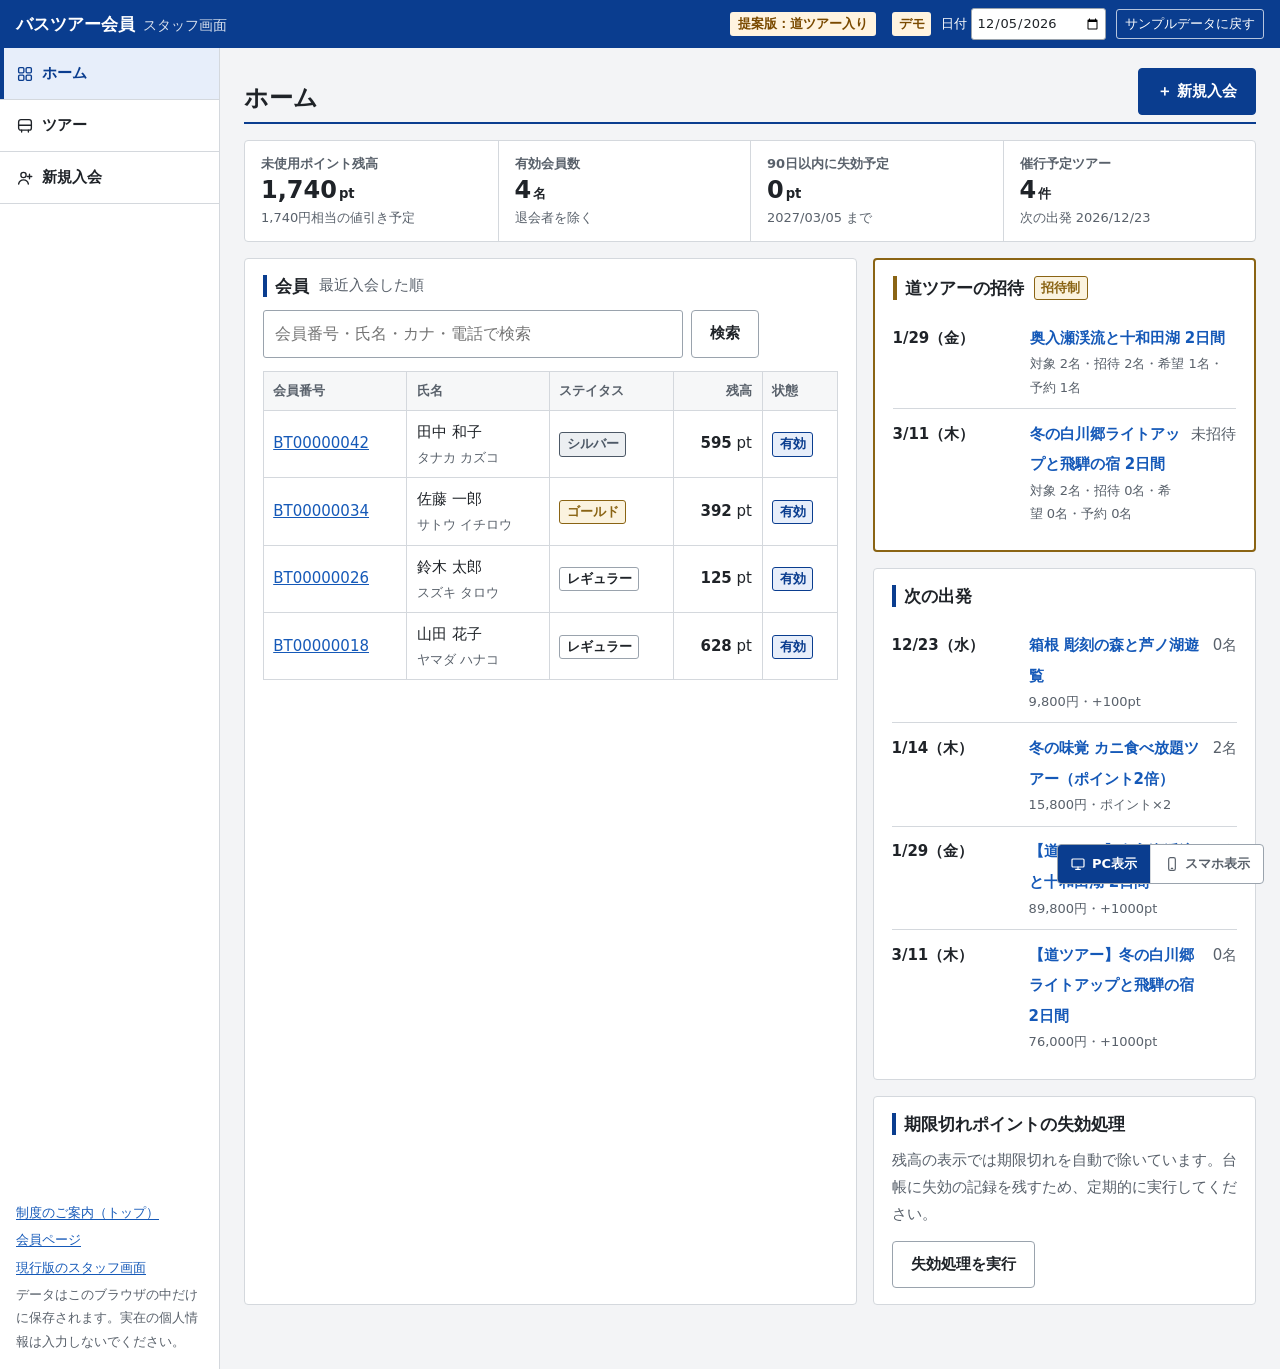
<file: site/michi/admin/index.html>
<!doctype html>
<html lang="ja">
<head>
<meta charset="utf-8">
<meta name="viewport" content="width=device-width,initial-scale=1,viewport-fit=cover">
<meta name="theme-color" content="#0a3d8f">
<title>道ツアー提案版｜スタッフ画面</title>
<link rel="stylesheet" href="../../assets/ui.css">
<style>
/* Layout: 上に緑の帯（システム名とデモ操作）、PC は左に白いメニュー、右に作業領域。スマホはメニューを横並び */
.topbar{background:var(--bar);color:var(--on-bar);display:flex;flex-wrap:wrap;align-items:center;gap:.5rem 1rem;padding:.5rem 16px;padding-top:calc(.5rem + env(safe-area-inset-top,0px));position:sticky;top:0;z-index:20}
.topbar .brand{color:inherit;text-decoration:none;font-weight:700;margin-right:auto}
.topbar .brand small{font-weight:400;margin-left:.5rem;opacity:.85}
.demo{display:flex;flex-wrap:wrap;align-items:center;gap:.4rem .6rem;font-size:var(--t-xs)}
.demo b{background:var(--warn-bg);color:var(--warn-ink);padding:0 .4rem;border-radius:var(--radius-sm)}
.demo input{font:inherit;font-size:var(--t-xs);padding:.15rem .3rem;border:1px solid var(--line-strong);border-radius:var(--radius-sm);background:var(--surface);color:var(--ink)}
.demo button{font:inherit;font-size:var(--t-xs);padding:.15rem .5rem;border:1px solid rgba(255,255,255,.7);border-radius:var(--radius-sm);background:transparent;color:inherit;cursor:pointer}
.shell{display:grid;grid-template-columns:1fr;min-height:calc(100vh - 44px)}
.side{background:var(--surface);border-bottom:1px solid var(--line)}
.menu{display:flex;overflow-x:auto;scrollbar-width:none}
.menu button{font:inherit;font-size:var(--t-sm);font-weight:700;display:flex;align-items:center;gap:.5rem;padding:.65rem 1rem;border:0;border-right:1px solid var(--line);background:transparent;color:var(--ink);cursor:pointer;white-space:nowrap}
.menu button:hover{background:var(--surface-2)}
.menu button[aria-current="page"]{background:var(--brand-soft);color:var(--brand);box-shadow:inset 0 -3px 0 var(--brand)}
.menu svg{width:18px;height:18px;fill:none;stroke:currentColor;stroke-width:1.8;stroke-linecap:round;stroke-linejoin:round;flex:none}
.side .links{display:none}
.work{min-width:0;padding:1rem 16px 4rem;display:grid;gap:1rem;align-content:start;max-width:1200px;width:100%}
.head{display:flex;flex-wrap:wrap;align-items:flex-end;gap:.6rem 1rem;justify-content:space-between;border-bottom:2px solid var(--brand);padding-bottom:.4rem}
.head h1{font-size:var(--t-xl)}
.head .actions{display:flex;gap:.5rem;flex-wrap:wrap}
.back{font:inherit;font-size:var(--t-sm);color:var(--link);background:none;border:0;padding:0;cursor:pointer;text-decoration:underline}
.grid{display:grid;gap:1rem}
.grid > *{min-width:0}
.card{background:var(--surface);border:1px solid var(--line);border-radius:var(--radius);padding:1rem 1.1rem;display:grid;gap:.8rem;align-content:start;min-width:0}
.card h2{font-size:var(--t-md);display:flex;gap:.6rem;align-items:center;flex-wrap:wrap;border-left:4px solid var(--brand);padding-left:.55rem;line-height:1.3}
.card h2 .muted{font-weight:400;font-size:var(--t-sm)}
.kpis{display:grid;grid-template-columns:repeat(4,minmax(0,1fr));border:1px solid var(--line);background:var(--surface);border-radius:var(--radius)}
.kpi{padding:.7rem 1rem;display:grid;border-left:1px solid var(--line)}
.kpi:first-child{border-left:0}
.kpi span{font-size:var(--t-xs);color:var(--ink-2);font-weight:700}
.kpi b{font-size:1.5rem;line-height:1.3;font-variant-numeric:tabular-nums}
.kpi b small{font-size:.55em;margin-left:.15em}
.kpi em{font-style:normal;font-size:var(--t-xs);color:var(--ink-2)}
.kpi.warn b{color:var(--minus)}
.tablewrap{overflow-x:auto}
table.t{width:100%;border-collapse:collapse;font-size:var(--t-sm);min-width:560px}
table.t th{font-size:var(--t-xs);color:var(--ink-2);text-align:left;padding:.45rem .6rem;background:var(--surface-2);border:1px solid var(--line);white-space:nowrap}
table.t td{padding:.5rem .6rem;border:1px solid var(--line);vertical-align:middle}
table.t tbody tr:hover{background:var(--surface-2)}
table.t .r{text-align:right;font-variant-numeric:tabular-nums;white-space:nowrap}
table.t .nowrap{white-space:nowrap}
.linkish{font:inherit;color:var(--link);background:none;border:0;padding:0;cursor:pointer;text-decoration:underline;text-align:left}
.sub{display:block;font-size:var(--t-xs);color:var(--ink-2);font-weight:400}
.search{display:flex;gap:.5rem}
.search .input{max-width:420px}
.depart{display:grid}
.depart button{font:inherit;color:inherit;background:none;border:0;border-bottom:1px solid var(--line);padding:.55rem 0;display:grid;grid-template-columns:7.5em 1fr auto;gap:.6rem;align-items:baseline;text-align:left;cursor:pointer}
.depart button:last-child{border-bottom:0}
.depart button:hover .nm{text-decoration:underline}
.depart .d{font-size:var(--t-sm);font-weight:700;font-variant-numeric:tabular-nums}
.depart .nm{font-weight:700;font-size:var(--t-sm);color:var(--link)}
.form-grid{display:grid;grid-template-columns:repeat(2,minmax(0,1fr));gap:.9rem 1.2rem}
.form-grid .full{grid-column:1 / -1}
.form-actions{display:flex;gap:.6rem;align-items:center;flex-wrap:wrap}
.hint{font-size:var(--t-sm);padding:.55rem .8rem;border-radius:var(--radius-sm);background:var(--brand-soft);border:1px solid var(--brand)}
.hint.bad{background:var(--warn-bg);color:var(--warn-ink);border-color:var(--warn-line)}
.profile{display:grid;grid-template-columns:minmax(0,360px) 1fr;gap:1.4rem;align-items:start}
.bal{display:flex;align-items:baseline;gap:.3rem}
.bal b{font-size:2.2rem;line-height:1.2;color:var(--accent)}
.bal span{font-weight:700}
.lbl{font-size:var(--t-xs);color:var(--ink-2);font-weight:700}
dl.kv{display:grid;grid-template-columns:auto 1fr;gap:.4rem 1.2rem;margin:0;font-size:var(--t-sm)}
dl.kv dt{color:var(--ink-2)} dl.kv dd{margin:0;overflow-wrap:anywhere}
.facts-row{display:flex;flex-wrap:wrap;gap:.4rem 1.6rem;font-size:var(--t-sm);color:var(--ink-2)}
.facts-row b{color:var(--ink);font-variant-numeric:tabular-nums}
.danger-zone{border-color:var(--minus)}
.danger-zone h2{border-left-color:var(--minus)}

.chip-proposal{font-size:var(--t-xs);font-weight:700;padding:0 .5rem;border-radius:var(--radius-sm);background:var(--warn-bg);color:var(--warn-ink);text-decoration:none;white-space:nowrap}
.michi-card{border:2px solid var(--gold)}
.michi-card h2{border-left-color:var(--gold)}
.inv-stats{display:flex;flex-wrap:wrap;gap:.4rem 1.2rem;font-size:var(--t-sm);color:var(--ink-2)}
.inv-stats b{color:var(--ink);font-variant-numeric:tabular-nums}
.st-requested{background:var(--gold-soft);color:var(--gold);border-color:var(--gold)}
.st-invited{background:var(--brand-soft);color:var(--brand);border-color:var(--brand)}
.st-none{background:var(--surface-2);color:var(--ink-2)}
.st-booked2{background:var(--surface);color:var(--plus);border-color:var(--plus)}

@media (min-width:960px){
  .shell{grid-template-columns:220px 1fr}
  .side{border-bottom:0;border-right:1px solid var(--line);display:flex;flex-direction:column;justify-content:space-between}
  .menu{flex-direction:column;overflow:visible}
  .menu button{border-right:0;border-bottom:1px solid var(--line);padding:.75rem 1rem}
  .menu button[aria-current="page"]{box-shadow:inset 4px 0 0 var(--brand)}
  .side .links{display:grid;gap:.25rem;font-size:var(--t-xs);padding:1rem}
  .work{padding:1.25rem 24px 4rem}
  .two{grid-template-columns:1.6fr 1fr}
  .two-even{grid-template-columns:1fr 1fr}
}
@media (max-width:959px){ .kpis{grid-template-columns:repeat(2,minmax(0,1fr))} .kpi:nth-child(3){border-left:0} .kpi:nth-child(n+3){border-top:1px solid var(--line)} .profile{grid-template-columns:1fr} }
@media (max-width:560px){ table.t.members{min-width:0} table.t.members :is(th,td):nth-child(3),table.t.members :is(th,td):nth-child(5){display:none} .form-grid{grid-template-columns:1fr} .search{flex-direction:column} }
</style>
</head>
<body>
<header class="topbar">
  <a class="brand" href="../">バスツアー会員<small>スタッフ画面</small></a>
  <a class="chip-proposal" href="../" title="招待制「道ツアー」を組み込んだ提案版です">提案版：道ツアー入り</a>
  <div class="demo" aria-label="デモの操作"><b>デモ</b><label>日付 <input type="date" id="demo-date"></label><button type="button" data-act="reset">サンプルデータに戻す</button></div>
</header>
<div class="shell">
  <aside class="side">
    <nav class="menu" aria-label="スタッフメニュー" id="menu"></nav>
    <div class="links"><a href="../">制度のご案内（トップ）</a><a href="../member/">会員ページ</a><a href="../../admin/">現行版のスタッフ画面</a><span class="muted">データはこのブラウザの中だけに保存されます。実在の個人情報は入力しないでください。</span></div>
  </aside>
  <main class="work" id="app"></main>
</div>

<script src="../../points.js"></script>
<script src="../michi.js"></script>
<script>
"use strict";
const app = document.getElementById("app");
const ui = {view:"home", param:null, flash:null, query:"", check:"", confirm:null};
const OP = "デモ担当";
const ICON = {
  home:`<svg viewBox="0 0 24 24" aria-hidden="true"><rect x="3.5" y="3.5" width="7" height="7" rx="1.5"/><rect x="13.5" y="3.5" width="7" height="7" rx="1.5"/><rect x="3.5" y="13.5" width="7" height="7" rx="1.5"/><rect x="13.5" y="13.5" width="7" height="7" rx="1.5"/></svg>`,
  tours:`<svg viewBox="0 0 24 24" aria-hidden="true"><rect x="3.5" y="3.5" width="17" height="14" rx="3"/><path d="M3.5 11h17M7.5 17.5V20M16.5 17.5V20"/></svg>`,
  newMember:`<svg viewBox="0 0 24 24" aria-hidden="true"><circle cx="10" cy="8" r="3.5"/><path d="M3.5 20c.8-3.6 3.4-5.5 6.5-5.5s5.7 1.9 6.5 5.5M18 7v6M15 10h6"/></svg>`,
};
const MENU = [["home","ホーム"],["tours","ツアー"],["newMember","新規入会"]];
const WEEK = "日月火水木金土";
const slash = s => s.replace(/-/g, "/");

function go(view, param = null, flash = null){ Object.assign(ui, {view, param, flash, confirm:null}); render(); window.scrollTo(0,0); }
const badge = (cls, text) => `<span class="badge ${cls}">${esc(text)}</span>`;
const rankBadge = r => badge("rank-" + r.code, r.name);
const memberBtn = m => `<button type="button" class="linkish mono" data-go="member" data-arg="${m.member_no}">${m.member_no}</button>`;
const head = (title, actions = "", back = "") =>
  `${back ? `<div>${back}</div>` : ""}<div class="head"><h1>${esc(title)}</h1>${actions ? `<div class="actions">${actions}</div>` : ""}</div>`;
const dateBlock = d => { const [, mo, day] = d.split("-").map(Number); return `<span class="d">${mo}/${day}（${WEEK[parse(d).getUTCDay()]}）</span>`; };

function cancelBtn(b){
  if (b.status !== "booked") return "";
  const key = "cancel-" + b.id;
  return ui.confirm === key
    ? `<span class="nowrap"><button type="button" class="btn sm danger" data-act="cancel-booking" data-arg="${b.id}">取消を確定</button> <button type="button" class="btn sm ghost" data-act="confirm" data-arg="">やめる</button></span>`
    : `<button type="button" class="btn sm ghost" data-act="confirm" data-arg="${key}">取消</button>`;
}

function ticket(m, rank){
  return `<div class="ticket" role="img" aria-label="会員証 ${m.member_no}">
    <div class="t-head"><span>バスツアー会員証</span><span>${esc(rank.name)}</span></div>
    <div class="t-body"><div class="t-no">${m.member_no}</div><div class="t-name">${esc(m.name)} 様</div>
      <dl><div><dt>入会</dt><dd>${m.joined_on.slice(0,4)}年${Number(m.joined_on.slice(5,7))}月</dd></div><div><dt>ポイント倍率</dt><dd>${rank.multiplier}倍</dd></div></dl></div></div>`;
}

function historyTable(mid){
  const rows = db.txns.filter(t => t.member_id === mid).sort((a,b) => b.id - a.id);
  if (!rows.length) return `<p class="muted small">履歴はまだありません。</p>`;
  return `<div class="tablewrap"><table class="t"><thead><tr><th>日付</th><th>区分</th><th>内容</th><th>担当</th><th class="r">ポイント</th></tr></thead><tbody>${
    rows.map(r => {
      let reason = r.reason;
      const b = r.booking_id && db.bookings.find(b => b.id === r.booking_id);
      const tn = b && getTour(b.tour_id).name;
      if (tn && (r.kind === "earn" || r.kind === "bonus") && !reason.includes(tn)) reason += `／${tn}`;
      return `<tr><td class="nowrap num">${slash(r.created_on)}</td><td>${badge("plain", KIND[r.kind])}</td><td>${esc(reason)}</td><td class="muted nowrap">${esc(r.operator || "-")}</td><td class="r ${r.points > 0 ? "plus" : "minus"}"><b>${r.points > 0 ? "+" : "−"}${yen(Math.abs(r.points))}</b></td></tr>`;
    }).join("")}</tbody></table></div>`;
}

const views = {
  home(){
    const soon = addDays(today, 90);
    const active = db.members.filter(m => m.status === "active");
    const outstanding = db.lots.filter(l => l.expires_on >= today).reduce((a,l) => a + l.remaining, 0);
    const expiring = db.lots.filter(l => l.expires_on >= today && l.expires_on <= soon).reduce((a,l) => a + l.remaining, 0);
    const scheduled = db.tours.filter(t => t.status === "scheduled").sort((a,b) => a.depart_date < b.depart_date ? -1 : 1);
    const q = ui.query.trim();
    const list = (q ? db.members.filter(m => [m.member_no,m.name,m.kana,m.phone,m.email].some(v => (v || "").includes(q))) : db.members)
      .slice().sort((a,b) => b.id - a.id).slice(0, 50);
    return `${head("ホーム", `<button type="button" class="btn" data-go="newMember">＋ 新規入会</button>`)}
    ${flashHtml()}
    <div class="kpis">
      <div class="kpi"><span>未使用ポイント残高</span><b class="num">${yen(outstanding)}<small>pt</small></b><em>${yen(outstanding)}円相当の値引き予定</em></div>
      <div class="kpi"><span>有効会員数</span><b class="num">${yen(active.length)}<small>名</small></b><em>退会者を除く</em></div>
      <div class="kpi ${expiring ? "warn" : ""}"><span>90日以内に失効予定</span><b class="num">${yen(expiring)}<small>pt</small></b><em>${slash(soon)} まで</em></div>
      <div class="kpi"><span>催行予定ツアー</span><b class="num">${scheduled.length}<small>件</small></b><em>${scheduled[0] ? `次の出発 ${slash(scheduled[0].depart_date)}` : "予定なし"}</em></div>
    </div>
    <div class="grid two">
      <section class="card"><h2>会員 <span class="muted">${q ? `「${esc(q)}」の検索結果 ${list.length}件` : `最近入会した順`}</span></h2>
        <form data-form="search" class="search" role="search"><input class="input" id="q" name="q" value="${esc(ui.query)}" placeholder="会員番号・氏名・カナ・電話で検索" aria-label="会員を検索"><button class="btn ghost">検索</button></form>
        <div class="tablewrap"><table class="t members"><thead><tr><th>会員番号</th><th>氏名</th><th>ステイタス</th><th class="r">残高</th><th>状態</th></tr></thead><tbody>${
          list.map(m => `<tr><td>${memberBtn(m)}</td><td>${esc(m.name)}<span class="sub">${esc(m.kana)}</span></td><td>${rankBadge(rankFor(m.id, today))}</td><td class="r"><b>${yen(balance(m.id, today))}</b> pt</td><td>${m.status === "active" ? badge("st-booked","有効") : badge("st-cancelled","退会")}</td></tr>`).join("")
          || `<tr><td colspan="5" class="muted">該当する会員はいません</td></tr>`}</tbody></table></div>
      </section>
      <div class="grid" style="gap:1rem">
        ${(() => { const ms = db.tours.filter(t => isMichi(t) && t.status === "scheduled").sort((a,b) => a.depart_date < b.depart_date ? -1 : 1);
          return ms.length ? `<section class="card michi-card"><h2>道ツアーの招待 ${badge("rank-gold","招待制")}</h2><div class="depart">${ms.map(t => { const s = inviteSummary(t);
            return `<button type="button" data-go="tour" data-arg="${t.id}">${dateBlock(t.depart_date)}<span><span class="nm">${esc(t.name)}</span><span class="sub">対象 ${s.eligible}名・招待 ${s.invited}名・希望 ${s.requested}名・予約 ${s.booked}名</span></span><span class="small muted nowrap">${s.invited ? "" : "未招待"}</span></button>`; }).join("")}</div></section>` : ""; })()}
        <section class="card"><h2>次の出発</h2><div class="depart">${
          scheduled.slice(0, 4).map(t => { const n = db.bookings.filter(b => b.tour_id === t.id && b.status === "booked").length;
            return `<button type="button" data-go="tour" data-arg="${t.id}">${dateBlock(t.depart_date)}<span><span class="nm">${isMichi(t) ? "【道ツアー】" : ""}${esc(t.name)}</span><span class="sub">${yen(t.price)}円${t.bonus_multiplier !== 1 ? `・ポイント×${t.bonus_multiplier}` : ""}${t.bonus_points ? `・+${t.bonus_points}pt` : ""}</span></span><span class="small muted nowrap">${n}名</span></button>`; }).join("")
          || `<p class="muted small">催行予定のツアーはありません。</p>`}</div></section>
        <section class="card"><h2>期限切れポイントの失効処理</h2><p class="small muted">残高の表示では期限切れを自動で除いています。台帳に失効の記録を残すため、定期的に実行してください。</p>
          <div><button type="button" class="btn ghost" data-act="expire">失効処理を実行</button></div></section>
      </div>
    </div>`;
  },

  member(){
    const m = getMember(ui.param);
    const rank = rankFor(m.id, today), bal = balance(m.id, today);
    const next = RULES.RANKS.find(r => r[2] > rank.tours);
    const sched = expiringSchedule(m.id, today);
    const ref = m.referrer_id ? memberById(m.referrer_id) : null;
    const bookings = db.bookings.filter(b => b.member_id === m.id).map(b => ({b, t:getTour(b.tour_id)}))
      .sort((x,y) => x.t.depart_date < y.t.depart_date ? 1 : -1);
    const tools = m.status !== "active" ? "" : `<div class="grid two-even">
      <section class="card"><h2>ポイント調整</h2><form data-form="adjust" class="form-grid">
        <label class="field"><span>ポイント</span><input class="input num" id="adj-points" name="points" inputmode="numeric" required placeholder="例: 200 / -100"><small>減らすときはマイナス</small></label>
        <label class="field"><span>理由</span><input class="input" id="adj-reason" name="reason" required placeholder="例: 付与漏れの訂正"><small>履歴に残ります</small></label>
        <div class="form-actions full"><button class="btn">調整する</button></div></form></section>
      <section class="card danger-zone"><h2>退会</h2><form data-form="withdraw" style="display:grid;gap:.8rem">
        <p class="small muted">退会すると保有ポイント ${yen(bal)}pt はすべて失効します。参加予定のツアーがある場合は先に取り消してください。</p>
        <label class="check"><input type="checkbox" name="confirm" id="wd-confirm"> 保有ポイントが失効することをお客様に説明済み</label>
        <div><button class="btn danger">退会処理</button></div></form></section></div>`;
    return `${head(m.name + " 様", "", `<button type="button" class="back" data-go="home">← ホームに戻る</button>`)}
    ${flashHtml()}
    <section class="card"><div class="profile">
      <div>${ticket(m, rank)}</div>
      <div class="grid" style="gap:1rem">
        <div style="display:flex;gap:.6rem;flex-wrap:wrap;align-items:center">${rankBadge(rank)}${m.status === "active" ? "" : badge("st-cancelled","退会済")}<span class="small muted">直近1年の参加 ${rank.tours}回${next ? `・あと${next[2] - rank.tours}回で${next[1]}` : "・最上位ステイタス"}</span></div>
        <div><div class="lbl">保有ポイント</div><div class="bal"><b class="num">${yen(bal)}</b><span>pt</span></div></div>
        <div class="facts-row">${sched.length ? sched.map(([d,p]) => `<span>${slash(d)} まで <b>${yen(p)}pt</b></span>`).join("") : `<span>有効なポイントはありません</span>`}</div>
      </div></div></section>
    <div class="grid two">
      <section class="card"><h2>ツアー</h2>${bookings.length ? `<div class="tablewrap"><table class="t"><thead><tr><th>出発日</th><th>ツアー</th><th class="r">代金</th><th class="r">利用pt</th><th>状態</th><th></th></tr></thead><tbody>${
        bookings.map(({b,t}) => `<tr><td class="nowrap num">${slash(t.depart_date)}</td><td><button type="button" class="linkish" data-go="tour" data-arg="${t.id}">${esc(t.name)}</button></td><td class="r">${yen(b.price)}</td><td class="r">${yen(b.points_used)}</td><td>${badge("st-"+b.status, BOOKING[b.status])}</td><td class="r">${cancelBtn(b)}</td></tr>`).join("")
      }</tbody></table></div>` : `<p class="muted small">ツアーの予約・参加はまだありません。</p>`}</section>
      <section class="card"><h2>登録情報</h2><dl class="kv">
        <dt>フリガナ</dt><dd>${esc(m.kana) || "-"}</dd><dt>電話</dt><dd>${esc(m.phone) || "-"}</dd><dt>メール</dt><dd>${esc(m.email) || "-"}</dd>
        <dt>生年月日</dt><dd>${m.birthdate ? slash(m.birthdate) : "-"}</dd><dt>入会日</dt><dd>${slash(m.joined_on)}</dd>
        ${ref ? `<dt>紹介者</dt><dd>${memberBtn(ref)} ${esc(ref.name)}</dd>` : ""}</dl></section>
    </div>
    <section class="card"><h2>ポイント履歴</h2>${historyTable(m.id)}</section>
    ${tools}`;
  },

  newMember(){
    return `${head("新規入会")}
    ${flashHtml()}
    <section class="card" style="max-width:860px"><form data-form="register" class="form-grid">
      <label class="field"><span>氏名（必須）</span><input class="input" id="r-name" name="name" required value="高橋 美咲"></label>
      <label class="field"><span>フリガナ</span><input class="input" id="r-kana" name="kana" value="タカハシ ミサキ"></label>
      <label class="field"><span>電話番号</span><input class="input" id="r-phone" name="phone" inputmode="tel" value="090-0000-1111"></label>
      <label class="field"><span>メールアドレス</span><input class="input" id="r-email" name="email" type="email"></label>
      <label class="field"><span>生年月日</span><input class="input" id="r-birth" name="birthdate" type="date" value="1962-${today.slice(5,7)}-08"><small>誕生月特典に使います</small></label>
      <label class="field"><span>紹介者の会員番号（任意）</span><input class="input mono" id="r-ref" name="referrer_no" placeholder="${db.members[0] ? db.members[0].member_no : "BT00000018"}"></label>
      <label class="field"><span>会員ページの暗証番号（必須）</span><input class="input" id="r-pin" name="pin" inputmode="numeric" required value="1111"><small>4〜8桁の数字。お客様に決めていただきます</small></label>
      <div class="field"><span>入会特典</span><p class="small muted" style="padding-top:.5rem">登録すると ${RULES.WELCOME_BONUS}pt が付き、会員番号が発行されます。</p></div>
      <div class="form-actions full"><button class="btn">入会登録</button><span class="small muted">入力欄にはサンプルの値が入っています</span></div>
    </form></section>`;
  },

  tours(){
    const rows = db.tours.slice().sort((a,b) => a.depart_date < b.depart_date ? 1 : -1).map(t => {
      const n = db.bookings.filter(b => b.tour_id === t.id && b.status !== "cancelled").length;
      const camp = [t.bonus_multiplier !== 1 ? `ポイント×${t.bonus_multiplier}` : "", t.bonus_points ? `+${t.bonus_points}pt` : ""].filter(Boolean).join("・");
      const st = t.status === "scheduled" ? "st-booked" : t.status === "completed" ? "st-completed" : "st-cancelled";
      return `<tr><td class="nowrap num">${slash(t.depart_date)}（${WEEK[parse(t.depart_date).getUTCDay()]}）</td><td><button type="button" class="linkish" data-go="tour" data-arg="${t.id}">${esc(t.name)}</button><span class="sub mono">${esc(t.code)}</span></td><td>${isMichi(t) ? kindBadge(t) : `<span class="muted small">通常</span>`}</td><td class="r">${yen(t.price)}円</td><td>${camp ? badge("rank-gold plain", camp) : `<span class="muted">-</span>`}</td><td class="r">${n}名</td><td>${badge(st, TOUR[t.status])}</td></tr>`;
    }).join("");
    return `${head("ツアー")}
    ${flashHtml()}
    <section class="card"><div class="tablewrap"><table class="t"><thead><tr><th>出発日</th><th>ツアー</th><th>種類</th><th class="r">代金</th><th>キャンペーン・特典</th><th class="r">人数</th><th>状態</th></tr></thead><tbody>${rows}</tbody></table></div></section>
    <section class="card"><h2>ツアーを登録する</h2><form data-form="tour" class="form-grid">
      <label class="field"><span>ツアーコード</span><input class="input mono" id="t-code" name="code" required value="2026-${String(db.seq.tour+1).padStart(2,"0")}-NEW"></label>
      <label class="field"><span>ツアー名</span><input class="input" id="t-name" name="name" required value="ぶどう狩りと甲府ワイナリー見学"></label>
      <label class="field"><span>種類</span><select class="input" id="t-kind" name="kind"><option value="normal">通常ツアー</option><option value="michi">道ツアー（招待制）</option></select><small>道ツアーは招待された会員だけが予約できます</small></label>
      <label class="field"><span>招待条件（道ツアーのみ）</span><input class="input num" id="t-min" name="invite_min_tours" value="${MICHI.DEFAULT_MIN_TOURS}" inputmode="numeric"><small>直近1年の通常ツアー参加回数がこの回数以上の会員を招待（仮 ${MICHI.DEFAULT_MIN_TOURS}回）</small></label>
      <label class="field"><span>出発日</span><input class="input" id="t-date" name="depart_date" type="date" required value="${addDays(today, 25)}"></label>
      <label class="field"><span>代金（税込・1名）</span><input class="input num" id="t-price" name="price" inputmode="numeric" required value="10800"></label>
      <label class="field"><span>キャンペーン倍率</span><input class="input num" id="t-mult" name="bonus_multiplier" value="1"><small>通常は 1。2 にするとポイント2倍</small></label>
      <label class="field"><span>キャンペーン加算ポイント</span><input class="input num" id="t-bonus" name="bonus_points" value="0" inputmode="numeric"><small>通常は 0。道ツアーで 0 のままなら特典 ${yen(MICHI.DEFAULT_BONUS)}pt（仮）</small></label>
      <div class="form-actions full"><button class="btn">登録する</button></div></form></section>`;
  },

  tour(){
    const t = getTour(ui.param), open = t.status === "scheduled";
    const bookings = db.bookings.filter(b => b.tour_id === t.id);
    const rows = bookings.map(b => {
      const m = memberById(b.member_id);
      let est = `<span class="muted">-</span>`;
      if (b.status === "booked"){ const e = estimateEarn(m, t, b.price - b.points_used); est = `<b class="plus">+${yen(e.items.reduce((a,[,p]) => a + p, 0))}</b> <span class="sub" style="display:inline">${e.rank.name}</span>`; }
      return `<tr><td>${memberBtn(m)}</td><td>${esc(m.name)}</td><td class="r">${yen(b.points_used)}</td><td class="r">${yen(b.price - b.points_used)}円</td><td class="r nowrap">${est}</td><td>${badge("st-"+b.status, BOOKING[b.status])}</td><td class="r">${open ? cancelBtn(b) : ""}</td></tr>`;
    }).join("");
    const camp = [t.bonus_multiplier !== 1 ? `ポイント×${t.bonus_multiplier}` : "", t.bonus_points && !isMichi(t) ? `+${t.bonus_points}pt` : ""].filter(Boolean).join("・");
    let hint = "", checked = null;
    if (ui.check){
      try { checked = getMember(ui.check);
        if (isMichi(t) && !inviteFor(t.id, checked.id)){ hint = `<div class="hint bad">${esc(checked.name)} 様はこの道ツアーに招待されていません。招待された会員だけが予約できます。</div>`; checked = null; }
        else hint = `<div class="hint"><b>${esc(checked.name)} 様</b>　残高 <b>${yen(balance(checked.id, today))}pt</b> ／ このツアーで使えるのは最大 <b>${yen(maxRedeemable(checked.id, t.price, today))}pt</b></div>`;
      } catch (e) { hint = `<div class="hint bad">${esc(e.message)}</div>`; }
    }
    const booked = bookings.filter(b => b.status === "booked");
    const sample = db.members.find(m => m.status === "active" && !bookings.some(b => b.member_id === m.id && b.status !== "cancelled"));
    const st = t.status === "scheduled" ? "st-booked" : t.status === "completed" ? "st-completed" : "st-cancelled";
    return `${head(t.name, "", `<button type="button" class="back" data-go="tours">← ツアー一覧に戻る</button>`)}
    ${flashHtml()}
    <section class="card"><div class="facts-row" style="font-size:var(--t-md)">
      <span>${badge(st, TOUR[t.status])} ${kindBadge(t)}</span>${isMichi(t) ? `<span>招待条件 <b>直近1年で通常ツアー ${t.invite_min_tours}回以上</b></span><span>道ツアー特典 <b>+${yen(t.bonus_points)}pt</b></span>` : ""}<span>出発日 <b>${slash(t.depart_date)}（${WEEK[parse(t.depart_date).getUTCDay()]}）</b></span><span>代金 <b>${yen(t.price)}円</b></span><span>コード <b class="mono">${esc(t.code)}</b></span>${camp ? `<span>キャンペーン <b>${camp}</b></span>` : ""}
    </div></section>
    ${isMichi(t) ? inviteSection(t, open) : ""}
    <section class="card"><h2>予約者 <span class="muted">${bookings.filter(b => b.status !== "cancelled").length}名</span></h2>${rows ? `<div class="tablewrap"><table class="t"><thead><tr><th>会員番号</th><th>氏名</th><th class="r">利用pt</th><th class="r">支払額</th><th class="r">付与予定</th><th>状態</th><th></th></tr></thead><tbody>${rows}</tbody></table></div>` : `<p class="muted small">予約はまだありません。</p>`}</section>
    ${open ? `
    <div class="grid two-even">
      <section class="card"><h2>予約を登録する</h2>
        <form data-form="check" class="search"><input class="input mono" id="chk" name="member_no" value="${esc(ui.check)}" placeholder="会員番号（例: ${sample ? sample.member_no : "BT00000018"}）" aria-label="会員番号"><button class="btn ghost">残高を確認</button></form>
        ${hint}
        <form data-form="book" class="search"><input class="input num" id="bk-pts" name="points" value="0" inputmode="numeric" aria-label="利用ポイント" ${checked ? "" : "disabled"}><button class="btn" ${checked ? "" : "disabled"}>予約を登録</button></form>
        <p class="small muted">${checked ? `使うポイントを ${RULES.REDEEM_UNIT}pt 単位で入力してください（使わない場合は 0）。` : "先に会員番号を入れて「残高を確認」を押してください。"}</p>
      </section>
      <section class="card"><h2>催行完了・ポイント付与</h2><form data-form="complete" style="display:grid;gap:.6rem">
        ${booked.map(b => `<label class="check"><input type="checkbox" name="absent" value="${b.id}"> ${esc(memberById(b.member_id).name)} 様は当日不参加</label>`).join("") || `<p class="muted small">参加予定の方はいません。</p>`}
        <div><button class="btn" ${t.depart_date > today ? "disabled" : ""}>催行完了として付与</button></div></form>
        <p class="small muted">${t.depart_date > today ? `出発日（${slash(t.depart_date)}）以降に実行できます。画面上部の「デモ 日付」を出発日以降にすると試せます。` : "不参加の方には付与されず、使ったポイントも戻りません。"}</p></section>
    </div>
    <section class="card danger-zone"><h2>催行中止</h2><form data-form="cancel-tour" style="display:grid;gap:.8rem">
      <label class="check"><input type="checkbox" name="confirm" id="ct-confirm"> 全員の予約を取り消し、使ったポイントをお戻しする</label>
      <div><button class="btn danger">ツアーを中止する</button></div></form></section>` : ""}`;
  },
};

const kindBadge = t => isMichi(t) ? badge("rank-gold", "道ツアー") : "";
const INV_CLS = {none:"st-none", invited:"st-invited", requested:"st-requested", booked:"st-booked2"};
function inviteSummary(t){
  const inv = invitesOf(t.id), states = inv.map(inviteState);
  return {eligible: eligibleFor(t, today).length, invited: inv.length,
          requested: states.filter(x => x.code === "requested").length, booked: states.filter(x => x.code === "booked").length};
}
function inviteSection(t, open){
  const elig = eligibleFor(t, today);
  const ids = new Set([...elig.map(x => x.m.id), ...invitesOf(t.id).map(i => i.member_id)]);
  const rows = [...ids].map(id => memberById(id)).map(m => {
    const inv = inviteFor(t.id, m.id), s = inviteState(inv), n = normalToursIn(m.id, today);
    const ops = !open || !inv || s.code === "booked" ? "" :
      `<span class="nowrap">${["phone","mail"].filter(c => !inv.contacts.some(x => x.channel === c)).map(c => `<button type="button" class="btn sm ghost" data-act="contact" data-arg="${inv.id}:${c}">${CONTACT[c]}で案内済</button>`).join(" ")}
       <button type="button" class="btn sm" data-act="prefill" data-arg="${m.member_no}">予約へ</button></span>`;
    return `<tr><td>${memberBtn(m)}</td><td>${esc(m.name)}<span class="sub">${esc(m.phone)}</span></td><td class="r">${n}回</td><td>${badge(INV_CLS[s.code], s.label)}</td><td class="r">${ops}</td></tr>`;
  }).join("");
  const s = inviteSummary(t), waiting = elig.filter(x => !inviteFor(t.id, x.m.id)).length;
  return `<section class="card michi-card"><h2>招待 ${badge("rank-gold","招待制")}</h2>
    <div class="inv-stats"><span>条件を満たす会員 <b>${s.eligible}名</b></span><span>招待済 <b>${s.invited}名</b></span><span>参加希望 <b>${s.requested}名</b></span><span>予約 <b>${s.booked}名</b></span></div>
    ${rows ? `<div class="tablewrap"><table class="t"><thead><tr><th>会員番号</th><th>氏名・電話</th><th class="r">通常ツアー参加（直近1年）</th><th>招待の状態</th><th></th></tr></thead><tbody>${rows}</tbody></table></div>` : `<p class="muted small">今のところ条件を満たす会員はいません。</p>`}
    ${open ? `<div class="form-actions"><button type="button" class="btn" data-act="invite" ${waiting ? "" : "disabled"}>${waiting ? `条件を満たす ${waiting}名に招待を送る` : "招待を送る対象はいません"}</button><span class="small muted">招待は会員ページに表示されます。会員ページを使わない方には、電話・郵送でご案内して記録してください。</span></div>` : ""}
  </section>`;
}
const flashHtml = () => ui.flash ? `<div class="toast ${ui.flash[0]}" role="status">${esc(ui.flash[1])}</div>` : "";

function render(){
  const cur = ui.view === "member" ? "home" : ui.view === "tour" ? "tours" : ui.view;
  document.getElementById("menu").innerHTML = MENU.map(([v,l]) => `<button type="button" data-go="${v}" ${cur === v ? 'aria-current="page"' : ""}>${ICON[v]}${l}</button>`).join("");
  document.getElementById("demo-date").value = today;
  let html = "";
  try { html += views[ui.view](); }
  catch (e) { if (!(e instanceof PointError)) throw e; html += `<div class="toast err">${esc(e.message)}</div>`; }
  app.innerHTML = html;
  ui.flash = null;
}

function run(fn){
  try { fn(); }
  catch (e) { if (!(e instanceof PointError)) throw e; ui.flash = ["err", e.message]; ui.confirm = null; render(); }
}
const num = v => { const s = String(v ?? "").replace(/[,，\s]/g, ""); return /^-?\d+(\.\d+)?$/.test(s) ? Number(s) : NaN; };
function setDate(v){
  if (!/^\d{4}-\d{2}-\d{2}$/.test(v)) return;
  today = v; save(); ui.flash = ["ok", `デモの日付を ${slash(today)} にしました`]; render();
}

document.addEventListener("click", e => {
  const g = e.target.closest("[data-go]");
  if (g){ if (g.dataset.go === "tour") ui.check = ""; return go(g.dataset.go, g.dataset.go === "tour" ? Number(g.dataset.arg) : g.dataset.arg || null); }
  const a = e.target.closest("[data-act]");
  if (!a) return;
  const act = a.dataset.act, arg = a.dataset.arg;
  run(() => {
    if (act === "confirm"){ ui.confirm = arg || null; render(); }
    else if (act === "cancel-booking"){ cancelBooking(Number(arg), today, OP); ui.confirm = null; ui.flash = ["ok","予約を取り消し、使ったポイントをお戻ししました"]; render(); }
    else if (act === "expire"){ const n = expirePoints(today); go("home", null, ["ok", `失効処理を実行しました（${yen(n)}pt 失効）`]); }
    else if (act === "invite"){ const n = sendInvites(ui.param, today, OP); ui.flash = ["ok", `${n}名に招待を送りました（会員ページに表示されます）`]; render(); }
    else if (act === "contact"){ const [id, ch] = arg.split(":"); markContacted(Number(id), ch, today); ui.flash = ["ok", `${CONTACT[ch]}で案内したことを記録しました`]; render(); }
    else if (act === "prefill"){ ui.check = arg; render(); document.getElementById("bk-pts")?.focus(); }
    else if (act === "reset"){ today = localToday(); seed(today); save(); ui.query = ""; ui.check = ""; go("home", null, ["ok","サンプルデータに戻しました"]); }
  });
});

document.addEventListener("change", e => {
  if (e.target.id === "demo-date") setDate(e.target.value);
});

document.addEventListener("submit", e => {
  const f = e.target.closest("form[data-form]");
  if (!f) return;
  e.preventDefault();
  const fd = new FormData(f), v = Object.fromEntries(fd);
  run(() => {
    switch (f.dataset.form){
      case "search": ui.query = v.q || ""; render(); break;
      case "register": { const m = registerMember(v, today, OP); go("member", m.member_no, ["ok", `入会登録しました。会員番号は ${m.member_no} です`]); break; }
      case "adjust": { const p = num(v.points); adjustPoints(ui.param, p, v.reason, today, OP); go("member", ui.param, ["ok", `${p > 0 ? "+" : ""}${yen(p)}pt 調整しました`]); break; }
      case "withdraw": if (!v.confirm) throw new PointError("確認のチェックを入れてください"); withdrawMember(ui.param, today, OP); go("member", ui.param, ["ok","退会処理を行いました"]); break;
      case "tour": { const bonus = num(v.bonus_points || 0), michi = v.kind === "michi";
        const t = createTourEx({...v, price:num(v.price), bonus_multiplier:num(v.bonus_multiplier || 1), bonus_points: michi && !bonus ? undefined : bonus, invite_min_tours: michi ? num(v.invite_min_tours) : undefined}); ui.check = ""; go("tour", t.id, ["ok","ツアーを登録しました"]); break; }
      case "check": ui.check = (v.member_no || "").trim(); render(); break;
      case "book": { const p = num(v.points || 0); bookTourEx(ui.check, ui.param, p, today, OP); ui.check = ""; go("tour", ui.param, ["ok","予約を登録しました"]); break; }
      case "complete": { const n = completeTour(ui.param, today, OP, fd.getAll("absent").map(Number)); go("tour", ui.param, ["ok", `催行完了として ${yen(n)}pt を付与しました`]); break; }
      case "cancel-tour": if (!v.confirm) throw new PointError("確認のチェックを入れてください"); cancelTour(ui.param, today, OP); go("tour", ui.param, ["ok","ツアーを中止し、使ったポイントをお戻ししました"]); break;
    }
  });
});

// 会員ページ（別タブ・スマホ表示の枠）での変更を反映する
window.addEventListener("storage", e => { if (e.key === MICHI_KEY){ bootData(); render(); } });

bootData();
render();
</script>
<script src="../../assets/viewswitch.js"></script>
</body>
</html>
</file>
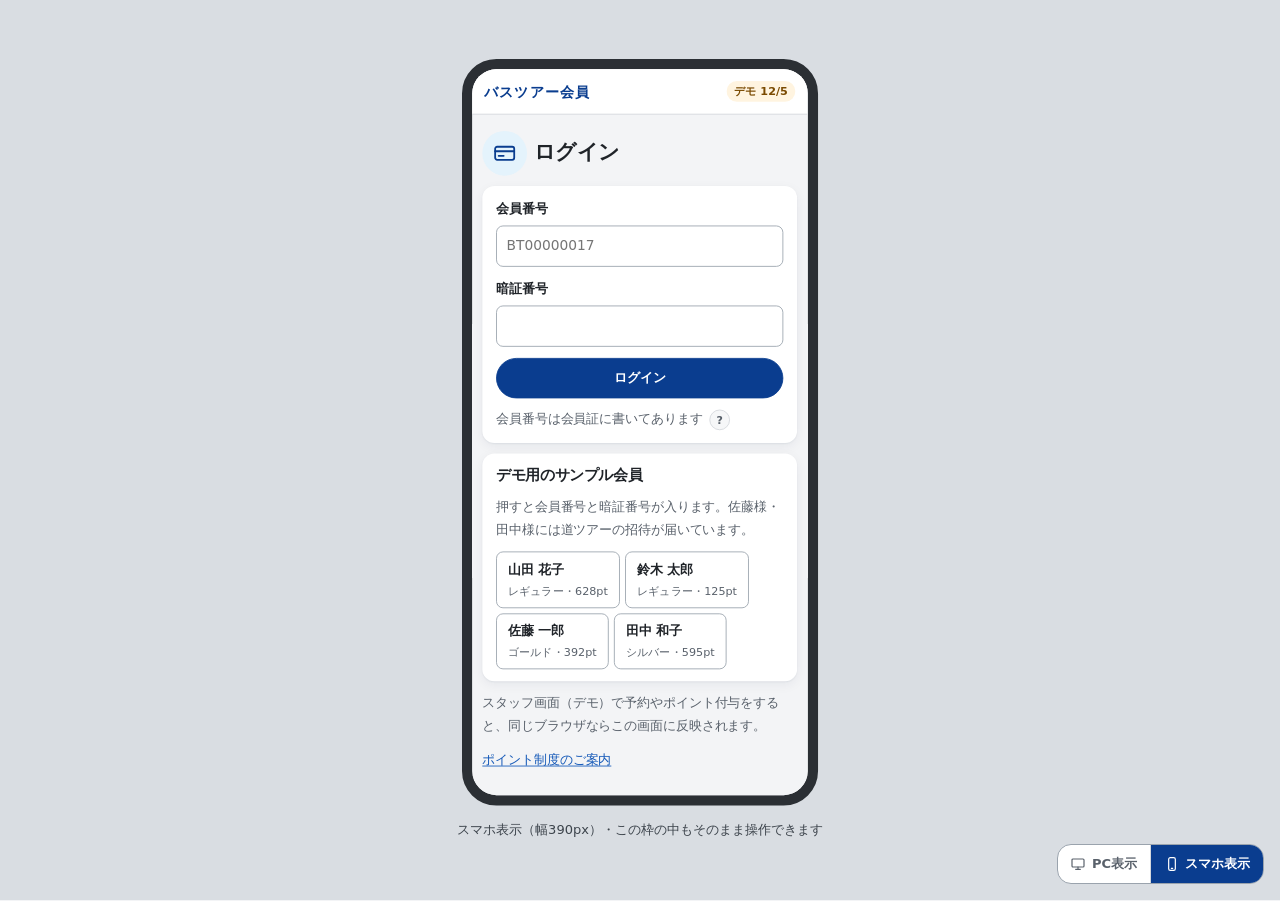
<file: site/michi/member/index.html>
<!doctype html>
<html lang="ja">
<head>
<meta charset="utf-8">
<meta name="viewport" content="width=device-width,initial-scale=1,viewport-fit=cover">
<meta name="theme-color" content="#0a3d8f">
<title>道ツアー提案版｜バスツアー会員ページ（デモ）</title>
<link rel="stylesheet" href="../../assets/ui.css">
<link rel="stylesheet" href="../../assets/member-app.css">
</head>
<body>
<!-- 画面デモの会員画面。画面はサービス版の会員アプリと同じ member-app.js で作り、データはこのブラウザ内のデモデータを使う -->
<div id="root"><p class="loading">読み込んでいます…</p></div>
<script src="../../points.js"></script>
<script src="../michi.js"></script>
<script src="../../assets/member-demo.js" data-session="bt-points-michi-member-v1" data-rules="../" data-links='[["スタッフ画面（デモ）","../admin/"],["現行版の会員ページ","../../member/"]]'></script>
<script src="../../assets/member-app.js"></script>
<script src="../../assets/viewswitch.js" data-view="phone"></script>
</body>
</html>
</file>
<file: site/assets/ui.css>
/* バスツアー会員ポイント 共通デザイン
   方針：航空会社のマイレージ会員アプリのような、紺と空色の落ち着いた見た目にする。
   白地＋ブランド色（紺）＋差し色（空色）＋グレー。角丸は小さく、影・グラデーション・動きは使わない。
   文字は大きめ（ご年配の会員も読みやすいように）。書体は端末のゴシック体だけを使う。 */
:root{
  --bg:#f3f4f6;          /* ページの地 */
  --surface:#ffffff;
  --surface-2:#f6f7f8;   /* 表の見出し行・補足の囲み */
  --ink:#1f2328;
  --ink-2:#59616b;
  --line:#d4d8dd;
  --line-strong:#9aa3ad;
  --brand:#0a3d8f;       /* ブランド色・紺（ヘッダー・ボタン・見出しの線） */
  --brand-dark:#072c6b;
  --brand-soft:#e7eefa;
  --on-brand:#ffffff;
  --sky:#2b9de0; --sky-soft:#e4f3fc;  /* 差し色・空色（進み具合・強調の線） */
  --bar:#0a3d8f; --on-bar:#ffffff;   /* ヘッダーの帯 */
  --link:#1559b8;
  --accent:#0a3d8f;      /* ポイント数の強調 */
  --plus:#1d7a46; --minus:#b42318;
  --warn-bg:#fff4e0; --warn-ink:#7a4a00; --warn-line:#e8c27a;
  --gold:#8a6414; --gold-soft:#fbf3df;
  --silver:#4c5866; --silver-soft:#eceff2;
  --focus:#185fa8;
  --font-ui:"Hiragino Sans","Hiragino Kaku Gothic ProN","Noto Sans JP","Noto Sans CJK JP","Yu Gothic UI","Yu Gothic","Meiryo",system-ui,sans-serif;
  --font-mono:ui-monospace,"SFMono-Regular","Menlo","Consolas","Liberation Mono",monospace;
  --t-xs:.8125rem; --t-sm:.9375rem; --t-md:1.0625rem; --t-lg:1.25rem; --t-xl:1.5rem; --t-2xl:1.875rem;
  --radius:4px; --radius-sm:3px;
  color-scheme:light;
}
@media (prefers-color-scheme: dark){:root:not([data-theme="light"]){
  --bg:#15181c; --surface:#1d2126; --surface-2:#252a30; --ink:#e8eaed; --ink-2:#a8b0ba; --line:#363c44; --line-strong:#5b636d;
  --brand:#7fb2ff; --brand-dark:#23477f; --brand-soft:#172a46; --on-brand:#0b1830; --sky:#5cbaf0; --sky-soft:#13314a; --bar:#10264a; --on-bar:#e8eaed; --link:#8dbbf5; --accent:#9cc6ff;
  --plus:#6cc497; --minus:#ff8a80; --warn-bg:#3a2c12; --warn-ink:#f3d08f; --warn-line:#6b5220;
  --gold:#e3bf6a; --gold-soft:#352b14; --silver:#c3ccd6; --silver-soft:#2b3138; --focus:#7fb3ec;
  color-scheme:dark}}
:root[data-theme="dark"]{
  --bg:#15181c; --surface:#1d2126; --surface-2:#252a30; --ink:#e8eaed; --ink-2:#a8b0ba; --line:#363c44; --line-strong:#5b636d;
  --brand:#7fb2ff; --brand-dark:#23477f; --brand-soft:#172a46; --on-brand:#0b1830; --sky:#5cbaf0; --sky-soft:#13314a; --bar:#10264a; --on-bar:#e8eaed; --link:#8dbbf5; --accent:#9cc6ff;
  --plus:#6cc497; --minus:#ff8a80; --warn-bg:#3a2c12; --warn-ink:#f3d08f; --warn-line:#6b5220;
  --gold:#e3bf6a; --gold-soft:#352b14; --silver:#c3ccd6; --silver-soft:#2b3138; --focus:#7fb3ec;
  color-scheme:dark}

*,*::before,*::after{box-sizing:border-box}
html{-webkit-text-size-adjust:100%}
body{margin:0;background:var(--bg);color:var(--ink);font-family:var(--font-ui);font-size:var(--t-md);line-height:1.8}
h1,h2,h3{line-height:1.4;margin:0;font-weight:700}
p{margin:0}
a{color:var(--link);text-underline-offset:2px}
img,svg{max-width:100%}
[hidden]{display:none!important}
:focus-visible{outline:2px solid var(--focus);outline-offset:2px}
.num{font-variant-numeric:tabular-nums}
.mono{font-family:var(--font-mono)}
.muted{color:var(--ink-2)}
.small{font-size:var(--t-sm)}
.sr-only{position:absolute;width:1px;height:1px;overflow:hidden;clip:rect(0 0 0 0);white-space:nowrap}
.pt{color:var(--accent);font-weight:700}

/* 見出し：左に色の線を引く */
.h-bar{border-left:5px solid var(--brand);padding-left:.7rem;font-size:var(--t-xl)}

/* ボタン・入力 */
.btn{display:inline-flex;align-items:center;justify-content:center;gap:.4em;font:inherit;font-weight:700;font-size:var(--t-sm);
  padding:.6em 1.2em;border-radius:var(--radius);border:1px solid var(--brand);background:var(--brand);color:var(--on-brand);cursor:pointer;text-decoration:none;white-space:nowrap;min-height:2.6rem}
.btn:hover{background:var(--brand-dark);border-color:var(--brand-dark)}
.btn.ghost{background:var(--surface);color:var(--ink);border-color:var(--line-strong)}
.btn.ghost:hover{background:var(--surface-2)}
.btn.danger{background:var(--minus);border-color:var(--minus);color:#fff}
.btn.sm{padding:.3em .8em;font-size:var(--t-xs);min-height:2rem}
.btn.block{width:100%}
.btn:disabled{opacity:.45;cursor:not-allowed}
.field{display:grid;gap:.3rem;min-width:0}
.field > span{font-size:var(--t-sm);font-weight:700}
.field small{color:var(--ink-2);font-size:var(--t-xs)}
.input{font:inherit;font-size:16px;color:var(--ink);background:var(--surface);width:100%;padding:.55rem .7rem;border:1px solid var(--line-strong);border-radius:var(--radius-sm)}
.input:focus{outline:2px solid var(--focus);outline-offset:0;border-color:var(--focus)}
.check{display:flex;gap:.6rem;align-items:flex-start;font-size:var(--t-sm);cursor:pointer}
.check input{width:1.15rem;height:1.15rem;margin-top:.3rem;accent-color:var(--brand)}

/* 区分のラベル */
.badge{display:inline-block;padding:0 .5em;border-radius:var(--radius-sm);font-size:var(--t-xs);font-weight:700;border:1px solid var(--line);
  background:var(--surface-2);color:var(--ink-2);white-space:nowrap;line-height:1.7}
.rank-regular{background:var(--surface);color:var(--ink);border-color:var(--line-strong)}
.rank-silver{background:var(--silver-soft);color:var(--silver);border-color:var(--silver)}
.rank-gold{background:var(--gold-soft);color:var(--gold);border-color:var(--gold)}
.st-booked{background:var(--brand-soft);color:var(--brand);border-color:var(--brand)}
.st-completed{background:var(--surface);color:var(--plus);border-color:var(--plus)}
.st-no_show,.st-cancelled{background:var(--surface-2);color:var(--ink-2)}
.plus{color:var(--plus)} .minus{color:var(--minus)}

/* お知らせ */
.toast{padding:.65rem .9rem;border-radius:var(--radius-sm);font-size:var(--t-sm);border:1px solid var(--brand);background:var(--brand-soft);color:var(--ink)}
.toast.err{background:var(--warn-bg);color:var(--warn-ink);border-color:var(--warn-line)}

/* 会員証：紙のカードに近い見た目。上に色の帯、下に番号と氏名 */
.ticket{width:100%;max-width:420px;border:1px solid var(--line-strong);border-radius:6px;background:var(--surface);overflow:hidden}
.ticket .t-head{background:var(--brand);color:var(--on-brand);font-weight:700;font-size:var(--t-sm);padding:.45rem .9rem;display:flex;justify-content:space-between;gap:1rem}
.ticket .t-body{padding:.8rem .9rem .9rem;display:grid;gap:.25rem}
.ticket .t-no{font-family:var(--font-mono);font-size:1.5rem;font-weight:700;letter-spacing:.06em}
.ticket .t-name{font-size:var(--t-lg);font-weight:700}
.ticket dl{display:flex;flex-wrap:wrap;gap:.2rem 1.4rem;margin:.3rem 0 0;font-size:var(--t-sm)}
.ticket dl div{display:flex;gap:.5rem}
.ticket dt{color:var(--ink-2)} .ticket dd{margin:0;font-weight:700}

/* ランクの進み具合：3段の表 */
.route{display:grid;grid-template-columns:repeat(3,1fr);border:1px solid var(--line);border-radius:var(--radius-sm);overflow:hidden}
.route .stop{display:grid;gap:0;text-align:center;padding:.5rem .3rem;font-size:var(--t-xs);border-left:1px solid var(--line);color:var(--ink-2)}
.route .stop:first-child{border-left:0}
.route .stop b{font-size:var(--t-sm);color:var(--ink)}
.route .stop.done{background:var(--surface-2)}
.route .stop.here{background:var(--brand);color:var(--on-brand)}
.route .stop.here b{color:var(--on-brand)}

/* 表示切り替え（PC表示／スマホ表示）。PC幅のときだけ右下に出す */
.viewswitch{position:fixed;right:16px;bottom:16px;z-index:1001;display:flex;border:1px solid var(--line-strong);border-radius:var(--radius);background:var(--surface);overflow:hidden}
.viewswitch button{font:inherit;font-size:var(--t-xs);font-weight:700;display:flex;align-items:center;gap:.35rem;padding:.45rem .8rem;border:0;background:transparent;color:var(--ink-2);cursor:pointer}
.viewswitch button + button{border-left:1px solid var(--line)}
.viewswitch button[aria-pressed="true"]{background:var(--brand);color:var(--on-brand)}
.viewswitch svg{width:16px;height:16px;fill:none;stroke:currentColor;stroke-width:1.8;stroke-linecap:round;stroke-linejoin:round}
.device-stage{position:fixed;inset:0;z-index:1000;display:flex;flex-direction:column;align-items:center;justify-content:center;gap:12px;background:#d9dde2;overflow:hidden}
.device{--scale:1;position:relative;width:calc((390px + 24px) * var(--scale));height:calc((844px + 24px) * var(--scale))}
.device iframe{position:absolute;top:0;left:0;width:390px;height:844px;border:12px solid #2b2f34;border-radius:40px;background:var(--bg);box-sizing:content-box;
  transform:scale(var(--scale));transform-origin:0 0}
.device-note{margin:0;font-size:var(--t-xs);color:#3d444c}
html.phone-preview{overflow:hidden}
html.in-device .viewswitch{display:none}
</file>
<file: site/assets/member-app.css>
/* 会員アプリ。スマホの画面（幅360px）を基準に作り、PC でも同じ1列を中央に出す。
   ホームの一番上に会員証のバーコードをいつも出し、その下に白いカードを縦に並べる。
   色は ui.css の紺（--brand）と空色（--sky）を使う。
   ※ site/assets/member-app.css はこのファイルのコピー（tests/test_static_sync.py で一致を確認）。 */
:root{--radius:14px;--radius-sm:8px;--shadow:0 1px 2px rgba(10,30,70,.06),0 4px 14px rgba(10,30,70,.06);--col:480px}
html,body{min-height:100%}
body{background:var(--bg)}
.app{min-height:100vh;min-height:100dvh}
main{width:100%;max-width:var(--col);margin:0 auto;padding:12px 12px calc(84px + env(safe-area-inset-bottom,0px));display:grid;gap:12px;align-content:start}
.app,.login{overflow-x:clip}   /* 横から入ってくる動きの間も、画面が横にはみ出さないように */
.page-title{padding:.2rem .2rem 0}
.page-title h1{font-size:var(--t-xl)}
.grid{display:grid;gap:12px}
.grid > *{min-width:0}
.card{background:var(--surface);border-radius:var(--radius);box-shadow:var(--shadow);padding:14px 16px;display:grid;gap:.7rem;align-content:start;min-width:0}
.st-head{display:flex;align-items:center;gap:.5rem}
.st-head h2{font-size:var(--t-md);margin-right:auto;white-space:nowrap}
.more{font:inherit;font-size:var(--t-sm);font-weight:700;display:flex;align-items:center;gap:.1rem;background:none;border:0;color:var(--link);cursor:pointer;padding:0;white-space:nowrap}
.more svg{width:16px;height:16px}
.loading{padding:2rem 0;text-align:center;color:var(--ink-2)}
.toast{border-radius:var(--radius-sm)}
.btn{border-radius:999px}
.input{border-radius:var(--radius-sm)}
.badge{border-radius:999px;padding:0 .6em}
.small{font-size:var(--t-sm)}
.kv{display:grid;grid-template-columns:1fr auto;gap:.4rem 1rem;font-size:var(--t-sm);margin:0}
.kv dt{color:var(--ink-2)} .kv dd{margin:0;text-align:right}
.install ol{margin:0;padding-left:1.2rem;display:grid;gap:.3rem;font-size:var(--t-sm)}
form.stack{display:grid;gap:.8rem}

/* アイコン（共通） */
main svg,.cv svg,.appbar svg,.tabbar svg{fill:none;stroke:currentColor;stroke-width:1.8;stroke-linecap:round;stroke-linejoin:round;flex:none}
svg.barcode,svg.barcode *{stroke:none}
.offline{display:flex;align-items:center;gap:.5rem;background:var(--warn-bg);color:var(--warn-ink);border:1px solid var(--warn-line);border-radius:var(--radius-sm);padding:.5rem .8rem;font-size:var(--t-sm)}
.offline svg{width:20px;height:20px}
.empty{display:flex;align-items:center;gap:.6rem;color:var(--ink-2);font-size:var(--t-sm);padding:.2rem 0}
.empty svg{width:28px;height:28px;padding:6px;border-radius:50%;background:var(--surface-2);box-sizing:content-box}

/* ヘッダー：白地に紺の文字（1行に収める） */
.appbar{position:sticky;top:0;z-index:5;background:var(--surface);color:var(--brand);box-shadow:0 1px 0 var(--line);padding-top:env(safe-area-inset-top,0px)}
.bar-in{max-width:var(--col);margin:0 auto;display:flex;align-items:center;gap:.6rem;padding:.65rem 14px;min-height:52px}
.brand{font-weight:700;font-size:1.05rem;letter-spacing:.04em;margin-right:auto;min-width:0;white-space:nowrap;overflow:hidden;text-overflow:ellipsis}
.demo{flex:none;font-size:var(--t-xs);font-weight:700;padding:0 .55rem;border-radius:999px;background:var(--warn-bg);color:var(--warn-ink);white-space:nowrap}
.cardbtn{flex:none;white-space:nowrap;font:inherit;font-size:var(--t-xs);font-weight:700;display:flex;align-items:center;gap:.3rem;padding:.3rem .75rem;border:1px solid var(--brand);border-radius:999px;background:transparent;color:var(--brand);cursor:pointer}
.cardbtn svg{width:18px;height:18px}

/* ステイタスの色（会員証の札・ステイタス欄で共通） */
.stage-chip{flex:none;white-space:nowrap;font-size:var(--t-xs);font-weight:700;padding:.05rem .7rem;border-radius:999px;color:#fff;background:linear-gradient(135deg,#1d6fd1,#0a3d8f)}
.stage-chip.st-silver{color:#16202c;background:linear-gradient(135deg,#e3e7ec,#9aa6b4)}
.stage-chip.st-gold{color:#2b1f05;background:linear-gradient(135deg,#f0d690,#c39a3c)}
.stage-chip.big{font-size:var(--t-sm);padding:.15rem .9rem}

/* 会員証：いつも一番上に出すバーコード */
.idcard{cursor:pointer;gap:.5rem;padding:12px 14px 14px;border-top:4px solid var(--brand)}
.id-head{display:flex;align-items:center;gap:.5rem}
.id-title{display:flex;align-items:center;gap:.35rem;font-weight:700;font-size:var(--t-sm);margin-right:auto;white-space:nowrap}
.id-title svg{width:20px;height:20px;color:var(--brand)}
.id-zoom{display:flex;color:var(--ink-2)} .id-zoom svg{width:18px;height:18px}
.bc{background:#fff;border-radius:6px;padding:6px 4px}
.barcode{display:block;width:100%;height:64px}
.id-foot{display:flex;justify-content:space-between;align-items:baseline;gap:.6rem;font-size:var(--t-sm)}
.id-foot .mono{font-size:var(--t-md);font-weight:700;letter-spacing:.08em;white-space:nowrap}
.id-foot span:last-child{white-space:nowrap;overflow:hidden;text-overflow:ellipsis;min-width:0}

/* 保有ポイント */
.pts{gap:.4rem}
.pts-num{display:flex;align-items:baseline;gap:.3rem;color:var(--accent);line-height:1.1}
.pts-num b{font-size:2.6rem;letter-spacing:.01em}
.pts-num span{font-weight:700;font-size:var(--t-md)}
.pts-sub{list-style:none;margin:0;padding:0;display:grid;gap:.25rem}
.pts-sub li{display:flex;align-items:center;gap:.4rem;font-size:var(--t-sm);color:var(--ink-2);white-space:nowrap}
.pts-sub li svg{width:18px;height:18px;color:var(--sky)}
.pts-sub li.warn{color:var(--warn-ink)} .pts-sub li.warn svg{color:var(--warn-ink)}

/* 「？」を押すと出る説明 */
.help{position:relative;flex:none}
.help summary{list-style:none;width:24px;height:24px;border-radius:50%;display:grid;place-items:center;font-size:.8rem;font-weight:700;cursor:pointer;background:var(--surface-2);color:var(--ink-2);border:1px solid var(--line)}
.help summary::-webkit-details-marker{display:none}
.help[open] summary{background:var(--brand);color:var(--on-brand);border-color:var(--brand)}
.help p{position:absolute;right:0;top:30px;z-index:3;width:min(300px,78vw);padding:.7rem .85rem;border-radius:var(--radius-sm);background:var(--ink);color:var(--surface);font-size:var(--t-sm);line-height:1.7;font-weight:400;text-align:left;white-space:normal;box-shadow:var(--shadow)}
.pts-sub .help p{right:auto;left:-120px}

/* ステイタス：ステージの進み具合 */
.stage-now{display:flex;align-items:center;justify-content:space-between;gap:.6rem}
.stage-mult{font-size:var(--t-sm);color:var(--ink-2);white-space:nowrap}
.stage-mult b{font-size:1.4rem;color:var(--accent)}
.bar{height:12px;border-radius:999px;background:var(--surface-2);overflow:hidden;box-shadow:inset 0 0 0 1px var(--line)}
.bar i{display:block;height:100%;border-radius:999px;background:linear-gradient(90deg,var(--sky),var(--brand));transform-origin:left center}
.bar-legend{display:flex;justify-content:space-between;gap:.6rem;font-size:var(--t-sm);color:var(--ink-2)}
.bar-legend span{display:flex;align-items:center;gap:.3rem;white-space:nowrap}
.bar-legend svg{width:16px;height:16px}
.bar-legend b{font-size:1.15rem;color:var(--accent);margin:0 .1rem}

/* メニュー */
.tiles{display:grid;grid-template-columns:repeat(4,1fr);gap:8px}
.tiles > *{font:inherit;display:grid;justify-items:center;gap:.3rem;padding:.75rem .2rem;border:0;border-radius:var(--radius);background:var(--surface);box-shadow:var(--shadow);color:var(--ink);text-decoration:none;font-size:.75rem;font-weight:700;cursor:pointer;white-space:nowrap}
.tiles svg{width:28px;height:28px;padding:6px;border-radius:50%;background:var(--sky-soft);color:var(--brand);box-sizing:content-box}

/* 搭乗券風の「次のツアー」 */
.pass{display:grid;grid-template-columns:5.2rem 1fr;border-radius:12px;overflow:hidden;border:1px solid var(--line);background:var(--surface)}
.pass + .pass{margin-top:.6rem}
.p-date{background:var(--brand);color:var(--on-brand);display:grid;align-content:center;justify-items:center;padding:.7rem .2rem;position:relative;font-size:var(--t-xs)}
.p-date b{font-size:1.4rem;line-height:1.2}
.p-date::after{content:"";position:absolute;right:-1px;top:8px;bottom:8px;border-right:2px dashed var(--surface)}
.pass.michi .p-date{background:linear-gradient(160deg,#c39a3c,#8f6a1c)}
.p-body{padding:.6rem .8rem;display:grid;gap:.3rem;min-width:0}
.p-top{display:flex;gap:.4rem;align-items:center;flex-wrap:wrap;font-size:var(--t-xs)}
.p-days{margin-left:auto;font-weight:700;color:var(--brand);background:var(--sky-soft);padding:0 .6rem;border-radius:999px;white-space:nowrap}
.p-name{font-weight:700;overflow-wrap:anywhere;font-size:var(--t-sm)}
.p-rows{display:flex;flex-wrap:wrap;justify-content:space-between;gap:.2rem .8rem;margin:0;border-top:1px dashed var(--line);padding-top:.4rem}
.p-rows span{display:flex;align-items:center;gap:.25rem;font-weight:700;font-size:var(--t-sm);white-space:nowrap}
.p-rows svg{width:16px;height:16px;color:var(--ink-2)}
.p-rows .plus svg{color:var(--plus)}

/* 招待（道ツアー） */
.invite{border-radius:var(--radius);padding:14px 16px;display:grid;gap:.5rem;color:#2b1f05;background:linear-gradient(135deg,#fbf3df,#f1dfae);box-shadow:var(--shadow);border:1px solid #d9b85f}
.inv-kicker{display:flex;align-items:center;gap:.3rem;margin-right:auto;font-size:var(--t-xs);font-weight:700;letter-spacing:.1em;color:#8a6414}
.inv-kicker svg{width:20px;height:20px}
.invite h2{font-size:var(--t-lg)}
.inv-facts{display:flex;flex-wrap:wrap;gap:.3rem .9rem;font-weight:700;font-size:var(--t-sm)}
.inv-facts span{display:flex;align-items:center;gap:.3rem;white-space:nowrap}
.inv-facts svg{width:18px;height:18px;color:#8a6414}
.invite .state{display:flex;align-items:center;gap:.5rem;font-size:var(--t-sm);padding:.5rem .7rem;border-radius:var(--radius-sm);background:rgba(255,255,255,.7)}
.invite .state svg{width:20px;height:20px}
.invite .actions{display:flex;flex-wrap:wrap;gap:.6rem;align-items:center}
.invite .help summary{background:rgba(255,255,255,.6);border-color:#d9b85f;color:#8a6414}
.goal .buses{display:flex;gap:.5rem}
.goal .buses i{width:40px;height:40px;border-radius:50%;display:grid;place-items:center;border:2px dashed var(--gold);color:var(--gold);opacity:.6}
.goal .buses i.on{background:var(--gold);border-style:solid;color:#fff;opacity:1}
.goal .buses svg{width:22px;height:22px}
.goal-left{font-size:var(--t-sm);white-space:nowrap} .goal-left b{font-size:1.5rem;color:var(--gold);margin:0 .1rem}

/* ポイント明細：種類ごとのアイコン */
.stmt{list-style:none;margin:0;padding:0}
.stmt .month{font-size:var(--t-xs);font-weight:700;color:var(--ink-2);padding:.7rem 0 .3rem;border-bottom:1px solid var(--line)}
.stmt .month:first-child{padding-top:0}
.stmt .row{display:grid;grid-template-columns:auto 1fr auto;gap:.65rem;align-items:center;padding:.55rem 0;border-bottom:1px solid var(--line)}
.stmt .row:last-child{border-bottom:0}
.r-ico{width:34px;height:34px;border-radius:50%;display:grid;place-items:center;background:var(--sky-soft);color:var(--brand)}
.r-ico svg{width:19px;height:19px}
.r-ico.k-bonus{background:var(--gold-soft);color:var(--gold)}
.r-ico.k-redeem,.r-ico.k-expire,.r-ico.k-forfeit,.r-ico.k-off{background:var(--surface-2);color:var(--ink-2)}
.r-what{font-size:var(--t-sm);min-width:0;overflow-wrap:anywhere;font-weight:700;line-height:1.5}
.r-what small{display:block;font-size:.75rem;color:var(--ink-2);font-weight:400}
.r-pt{font-weight:700;font-variant-numeric:tabular-nums;white-space:nowrap;font-size:var(--t-md)}

/* 履歴の合計 */
.sum{gap:.6rem}
.sum-main{display:flex;align-items:baseline;justify-content:center;gap:.35rem;color:var(--ink-2);font-size:var(--t-sm)}
.sum-main b{font-size:2.4rem;color:var(--accent)}
.sum-bar{position:relative;height:12px;border-radius:999px;background:linear-gradient(90deg,var(--sky),var(--brand));overflow:hidden}
.sum-bar .used{position:absolute;right:0;top:0;bottom:0;background:var(--line);border-left:2px solid var(--surface)}
.sum dl{display:flex;justify-content:space-between;margin:0}
.sum dt{display:flex;align-items:center;gap:.3rem;font-size:var(--t-xs);color:var(--ink-2)}
.sum dt svg{width:16px;height:16px}
.sum dd{margin:0;font-weight:700;font-size:var(--t-lg);font-variant-numeric:tabular-nums}
.sum dl div:last-child{text-align:right}
.sum dl div:last-child dt{justify-content:flex-end}

/* ご案内：ため方のタイルと有効期限 */
.earn{list-style:none;margin:0;padding:0;display:grid;grid-template-columns:1fr 1fr;gap:8px}
.earn li{display:grid;justify-items:center;gap:.15rem;padding:.7rem .3rem;border-radius:var(--radius-sm);background:var(--surface-2);text-align:center}
.earn svg{width:30px;height:30px;color:var(--brand)}
.earn span{font-size:var(--t-xs);color:var(--ink-2);white-space:nowrap}
.earn b{font-size:var(--t-lg);color:var(--accent);white-space:nowrap}
.exp{list-style:none;margin:0;padding:0}
.exp li{display:flex;align-items:center;gap:.6rem;padding:.5rem 0;border-bottom:1px solid var(--line);font-size:var(--t-sm)}
.exp li:last-child{border-bottom:0}
.exp svg{width:18px;height:18px;color:var(--ink-2)}
.exp b{margin-left:auto;font-variant-numeric:tabular-nums}
.install h2{display:flex;align-items:center;gap:.4rem}
.install h2 svg{width:22px;height:22px;color:var(--brand)}

/* 受付で見せる会員証（全画面）：白地に大きなバーコード */
#cardview{border:0;padding:0;margin:0;width:100vw;max-width:none;height:100dvh;max-height:none;background:var(--bar);color:var(--on-bar)}
#cardview::backdrop{background:var(--bar)}
.cv{min-height:100%;max-width:var(--col);margin:0 auto;display:grid;gap:1rem;align-content:center;padding:20px 16px calc(20px + env(safe-area-inset-bottom,0px))}
.cv-card{background:#fff;color:#1f2328;border-radius:var(--radius);padding:16px;display:grid;gap:.5rem;text-align:center}
.cv-card .id-title{color:#1f2328}
.cv-card .barcode{height:110px}
.cv-no{font-size:1.4rem;font-weight:700;letter-spacing:.1em}
.cv-name{font-weight:700}
.cv-pt{font-size:var(--t-sm);color:#59616b} .cv-pt b{font-size:1.3rem;color:#0a3d8f}
.cv-note{display:flex;align-items:center;justify-content:center;gap:.4rem;font-size:var(--t-sm)}
.cv-note svg{width:20px;height:20px}
.cv .btn{background:var(--surface);color:var(--brand);border-color:var(--surface)}

/* ログイン */
.login main{padding-top:20px}
.login .lg-mark{width:52px;height:52px;border-radius:50%;display:grid;place-items:center;background:var(--sky-soft);color:var(--brand)}
.login .lg-mark svg{width:28px;height:28px}
.login h1{font-size:var(--t-xl)}
.samples{display:flex;flex-wrap:wrap;gap:.4rem}
.samples button{font:inherit;font-size:var(--t-sm);font-weight:700;padding:.4rem .8rem;border-radius:var(--radius-sm);border:1px solid var(--line-strong);background:var(--surface);color:var(--ink);cursor:pointer;text-align:left}
.samples button:hover{border-color:var(--brand);background:var(--brand-soft)}
.samples small{display:block;font-weight:400;color:var(--ink-2);font-size:var(--t-xs)}

/* 下のタブ（PC でも同じ） */
.tabbar{position:fixed;left:0;right:0;bottom:0;z-index:10;background:var(--surface);box-shadow:0 -1px 0 var(--line),0 -6px 18px rgba(10,30,70,.06);padding-bottom:env(safe-area-inset-bottom,0px)}
.tabbar .tabs{max-width:var(--col);margin:0 auto;display:grid;grid-template-columns:repeat(4,1fr);height:62px}
.navbtn{font:inherit;background:transparent;border:0;color:var(--ink-2);cursor:pointer;display:flex;flex-direction:column;align-items:center;justify-content:center;gap:2px;font-size:.72rem;font-weight:700;white-space:nowrap}
.navbtn svg{width:24px;height:24px}
.navbtn[aria-current="page"]{color:var(--brand)}

/* 小さいスマホ（幅360px未満）：ヘッダーの「会員証」はアイコンだけにして、1行に収める */
@media (max-width:359px){
  .cardbtn{padding:.35rem .5rem}
  .cardbtn span{position:absolute;width:1px;height:1px;overflow:hidden;clip:rect(0 0 0 0);white-space:nowrap}
  .brand{font-size:.95rem}
  .tiles > *{font-size:.7rem}
}

/* 動き：ステイタスの札に光が一度だけ走る */
.stage-chip{position:relative;overflow:hidden}
.stage-chip.shine::after{content:"";position:absolute;top:-20%;bottom:-20%;left:-70%;width:45%;transform:skewX(-22deg);
  background:linear-gradient(90deg,transparent,rgba(255,255,255,.75),transparent);animation:sheen 1.2s cubic-bezier(.16,1,.3,1) .45s 1 both;pointer-events:none}
@keyframes sheen{from{left:-70%}to{left:140%}}
@media (prefers-reduced-motion: reduce){.stage-chip.shine::after{animation:none;display:none}}
</file>
